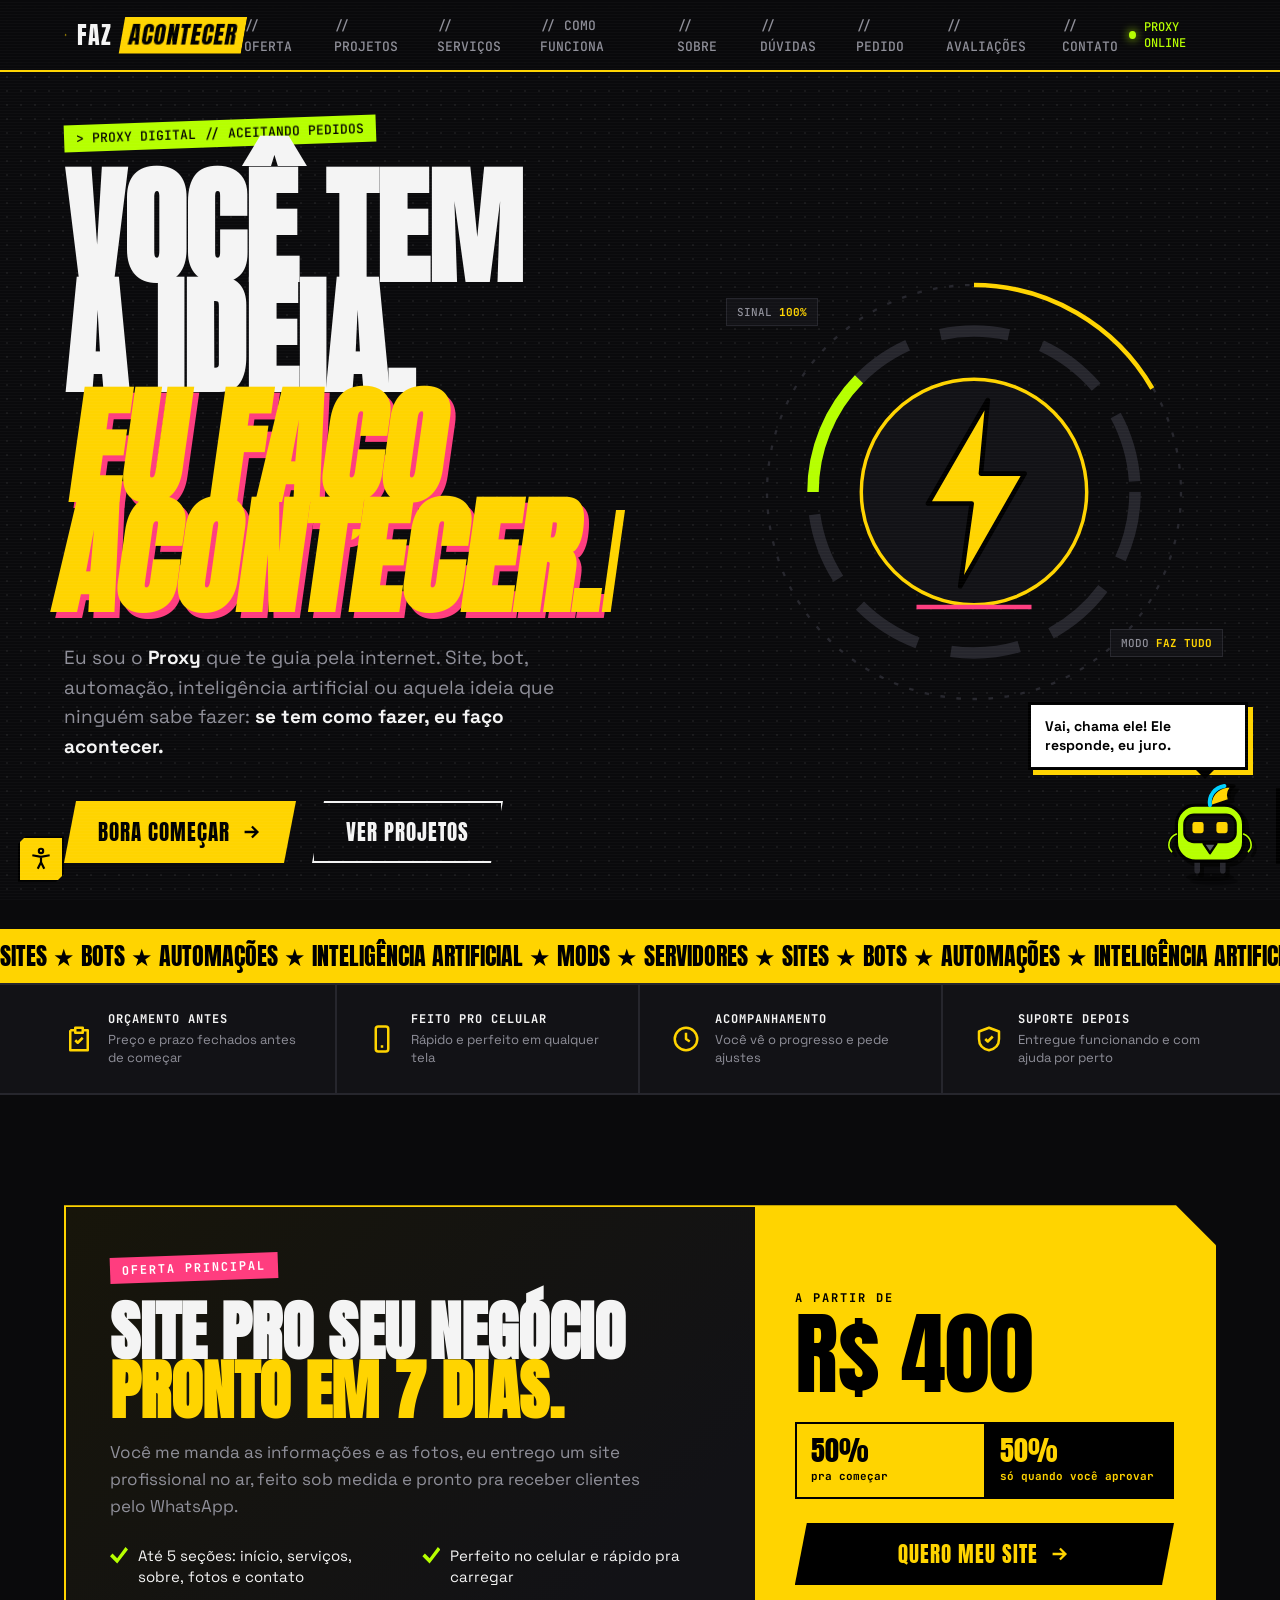
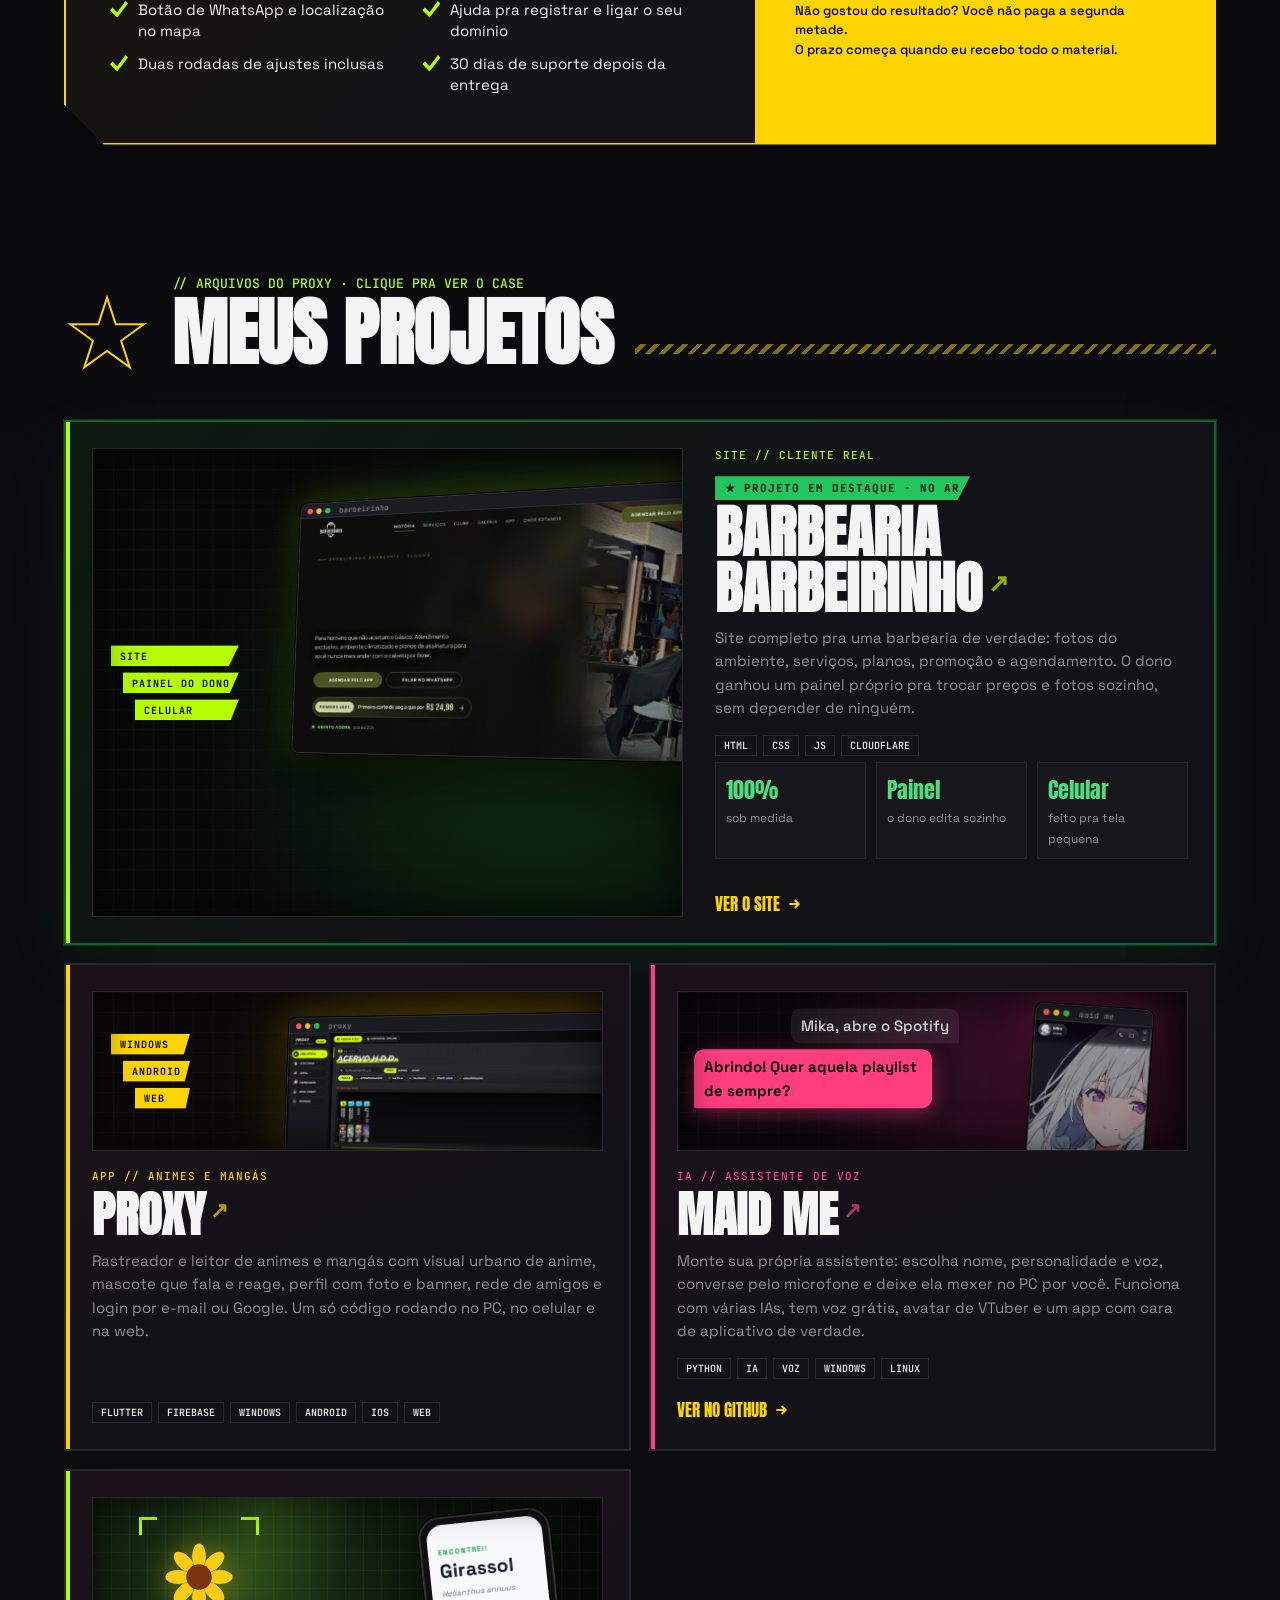
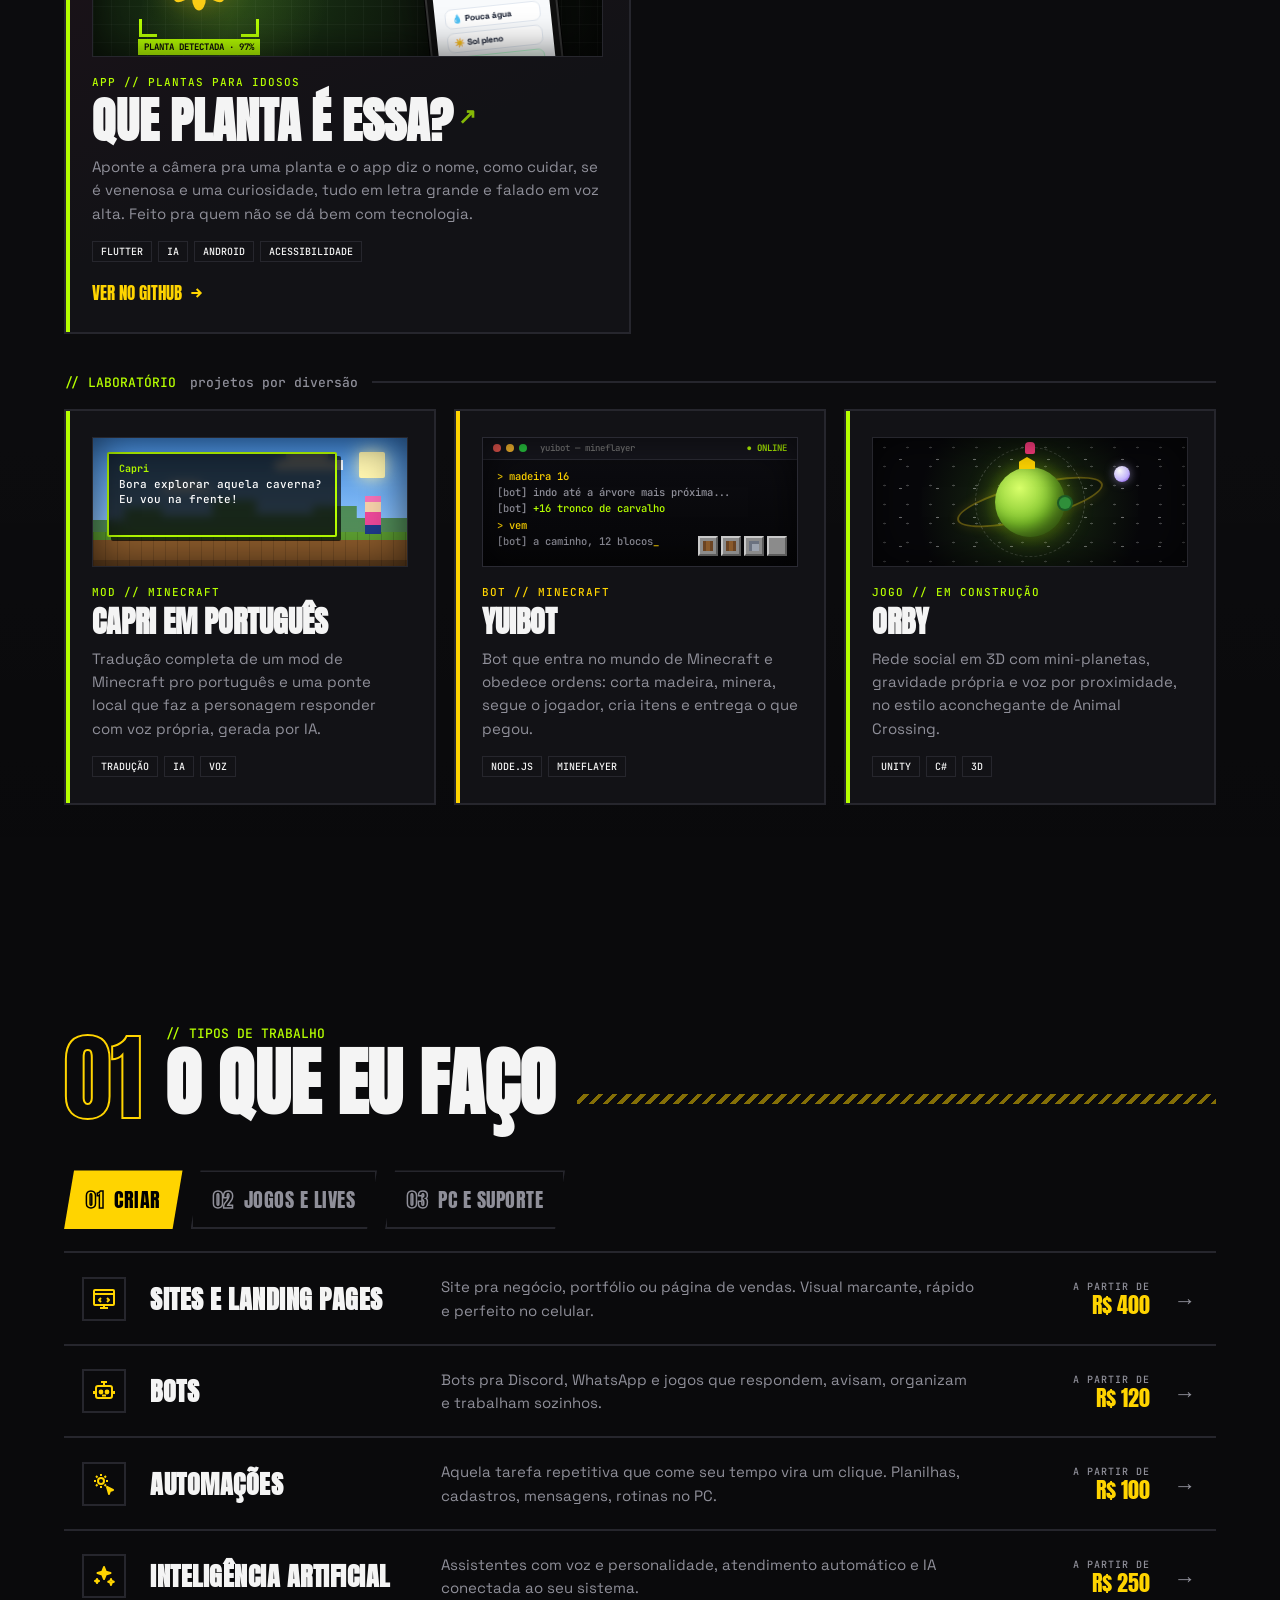
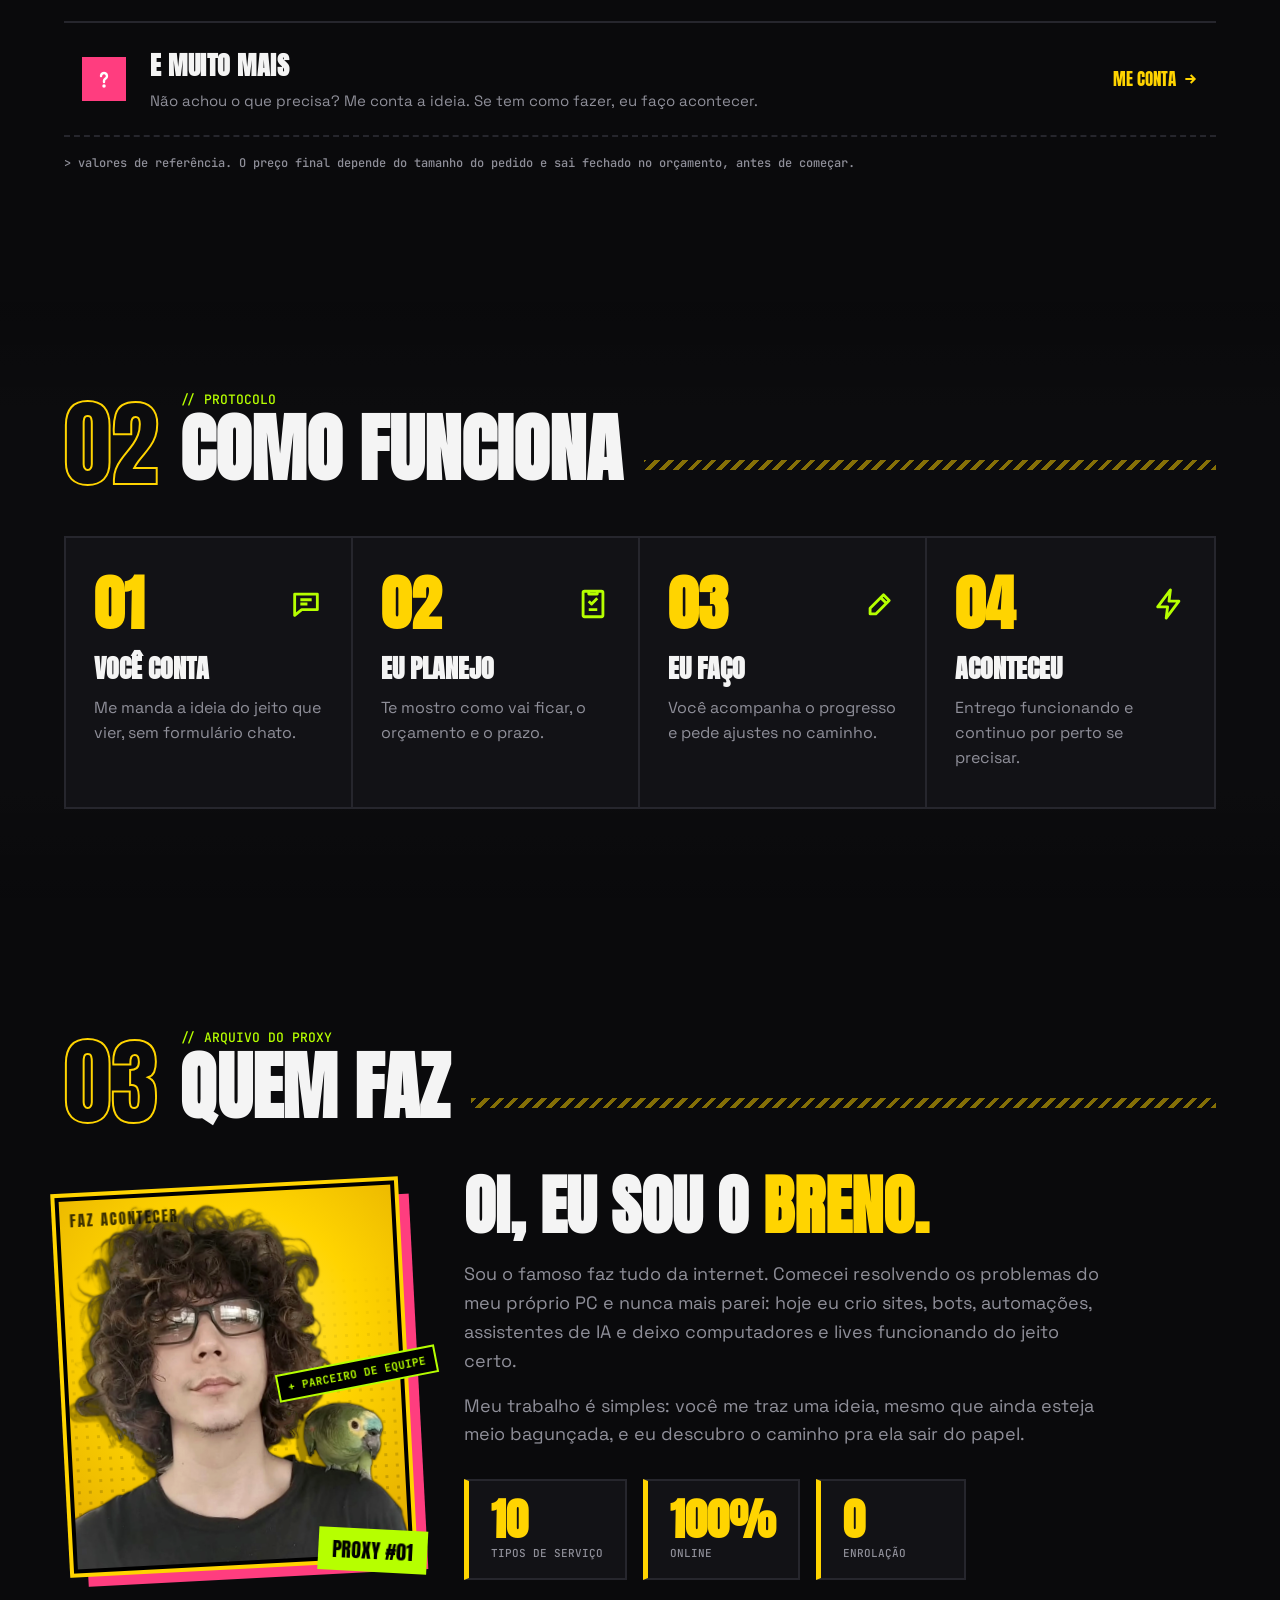
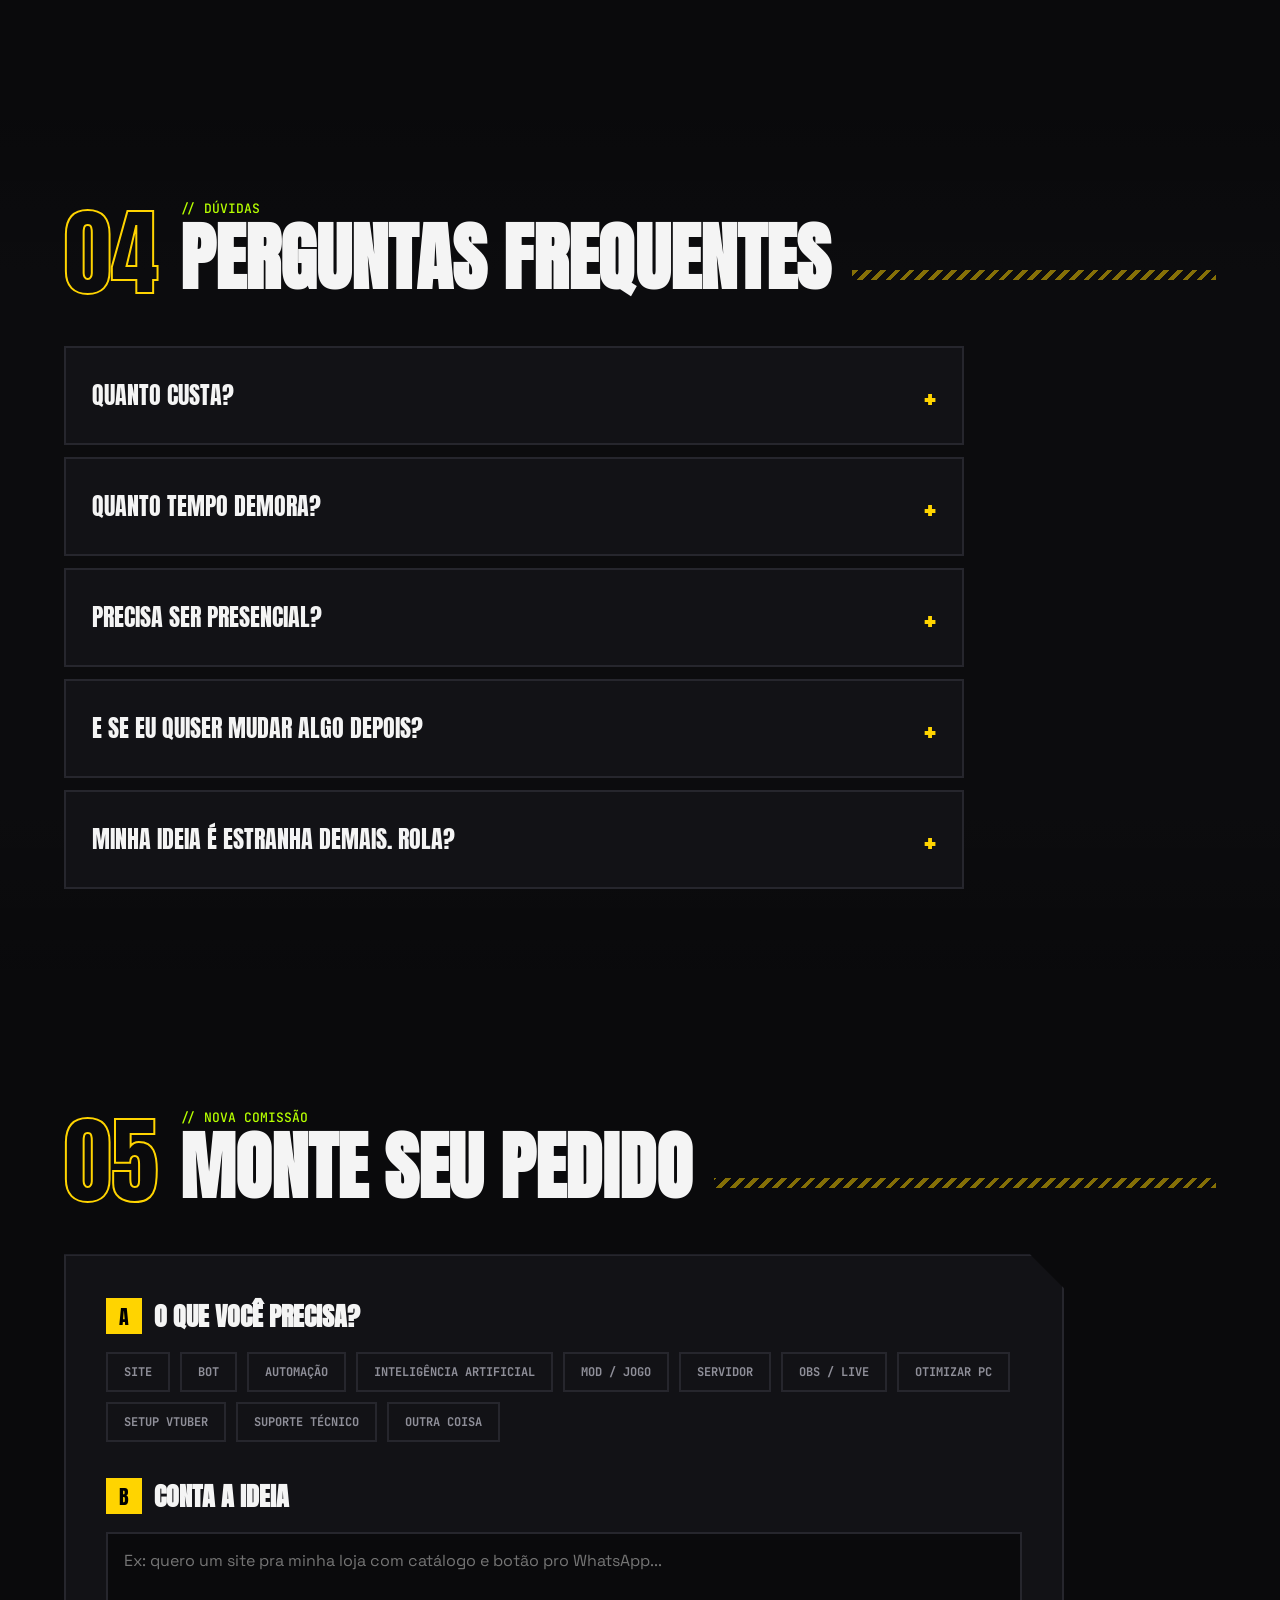
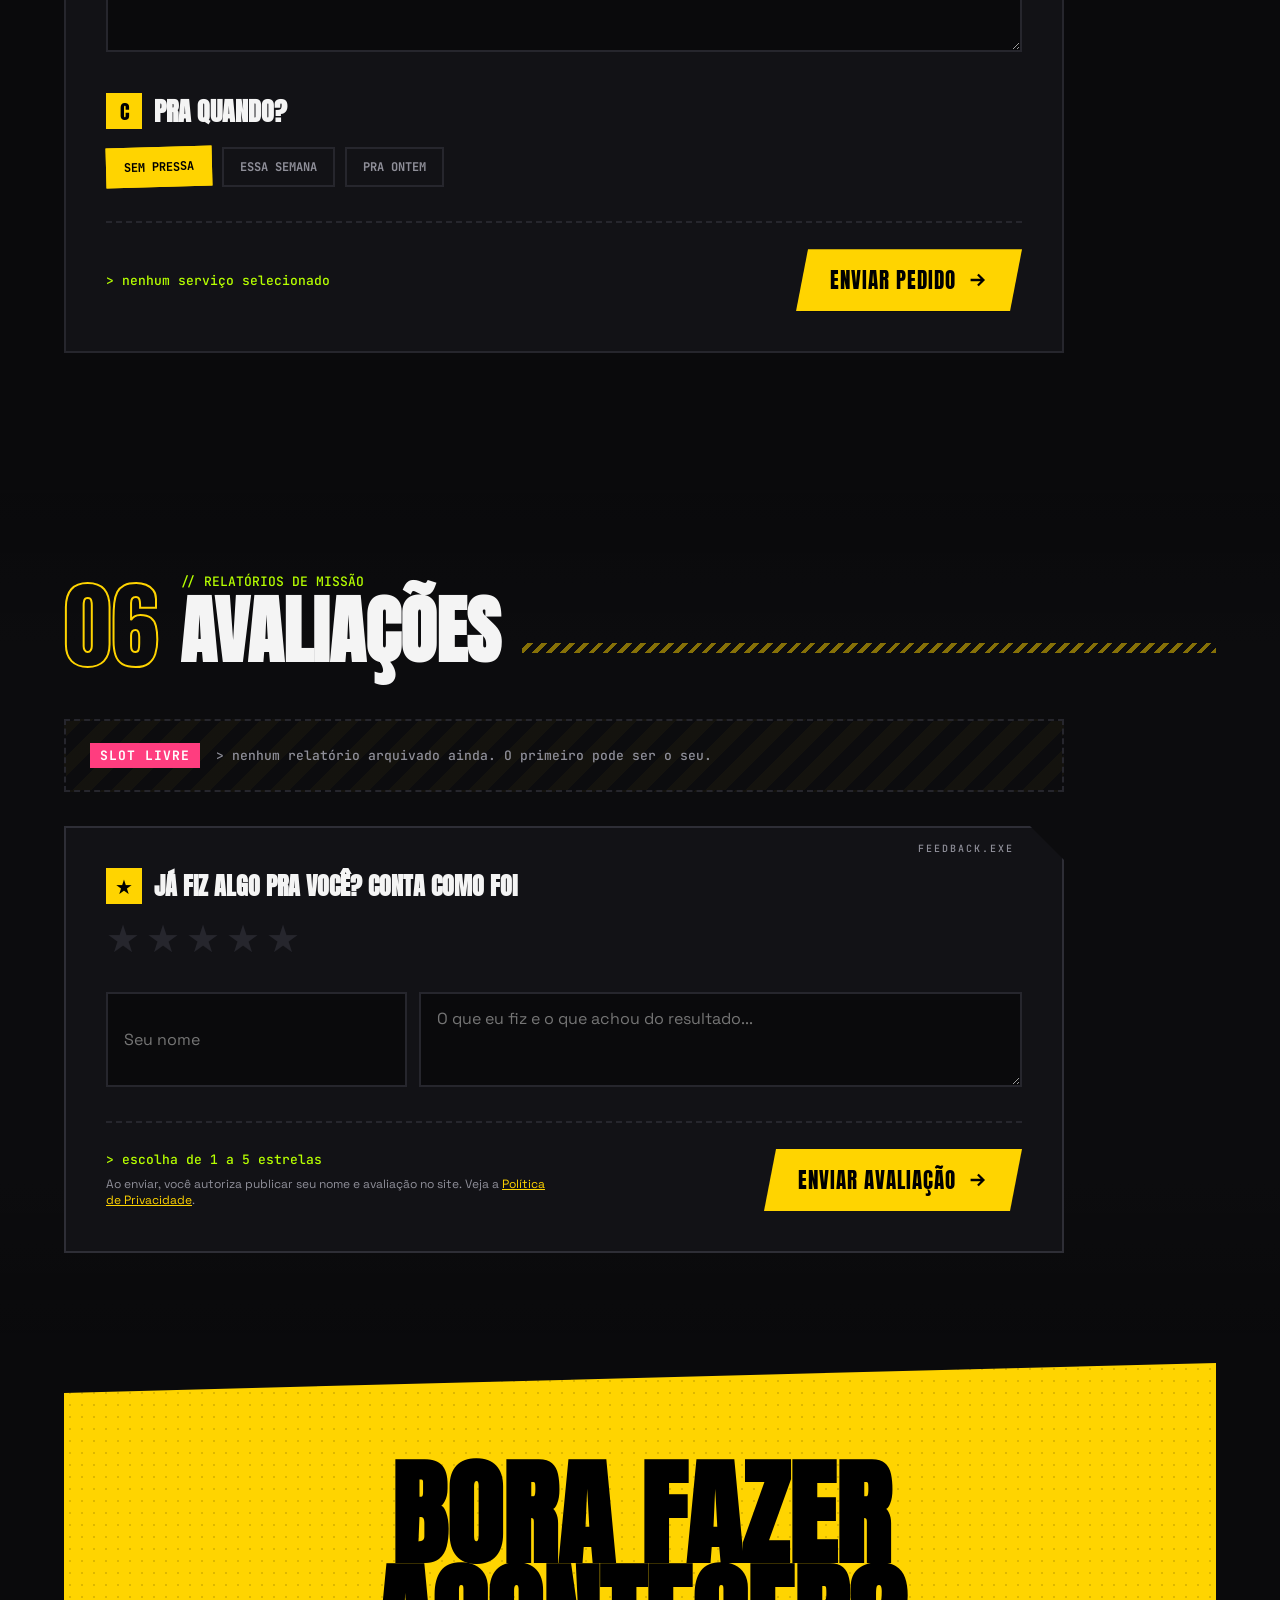
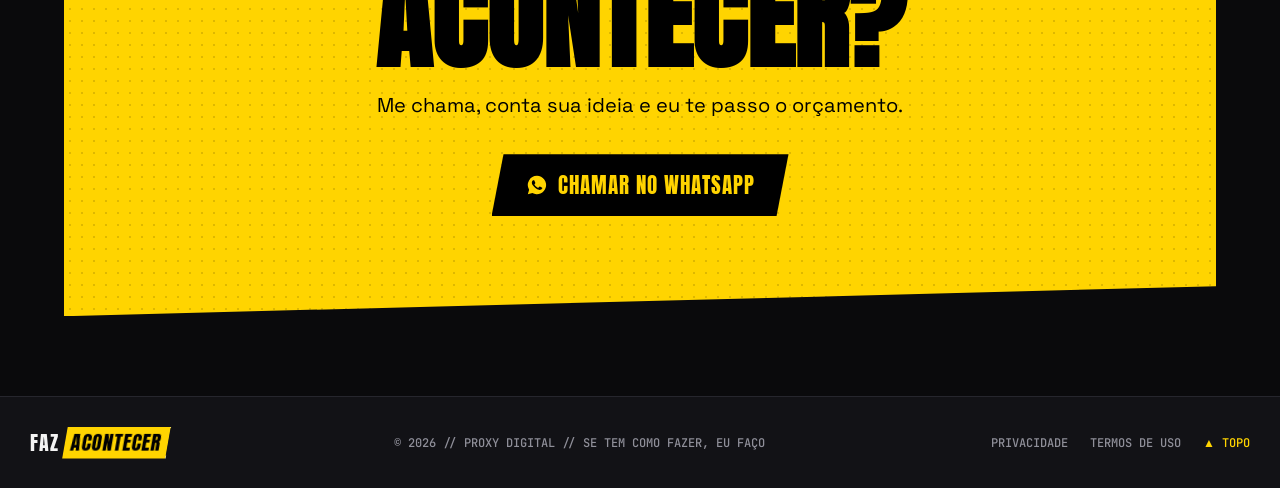
<file: index.html>
<!DOCTYPE html>
<html lang="pt-BR">
<head>
<meta charset="UTF-8">
<meta name="viewport" content="width=device-width, initial-scale=1.0, viewport-fit=cover">
<title>FAZ ACONTECER // Proxy Digital</title>
<meta name="description" content="Sites, bots, automações, inteligência artificial e aquela ideia que ninguém sabe fazer. Me conta a ideia que eu faço acontecer.">
<meta name="theme-color" content="#0a0a0c">
<meta property="og:type" content="website">
<meta property="og:site_name" content="Faz Acontecer">
<meta property="og:title" content="FAZ ACONTECER // Você tem a ideia, eu faço acontecer">
<meta property="og:description" content="Sites, bots, automações e IA sob medida. Orçamento antes de começar.">
<meta property="og:image" content="https://fazacontecer.com.br/img/og.png">
<meta property="og:url" content="https://fazacontecer.com.br/">
<meta name="twitter:card" content="summary_large_image">
<link rel="icon" href="data:image/svg+xml,%3Csvg xmlns=%22http://www.w3.org/2000/svg%22 viewBox=%220 0 32 32%22%3E%3Cpath d=%22M18 2 6 18h9l-2 12 13-17h-9l1-11Z%22 fill=%22%23ffd400%22 stroke=%22%23000%22 stroke-width=%221.5%22/%3E%3C/svg%3E">
<link rel="preload" href="fonts/Anton-400-latin.woff2" as="font" type="font/woff2" crossorigin>
<link rel="stylesheet" href="fonts.css">
<style>
:root{
  --bg:#0a0a0c; --panel:#121216; --panel2:#18181d; --line:#26262d;
  --y:#ffd400; --g:#b6ff00; --pink:#ff3d7f; --txt:#f4f4f4; --mut:#8f8f99;
}
*{margin:0;padding:0;box-sizing:border-box}
html{scroll-behavior:smooth}
body{background:var(--bg);color:var(--txt);font-family:'Space Grotesk',sans-serif;overflow-x:hidden}
body::before{content:"";position:fixed;inset:0;pointer-events:none;z-index:999;
  background:repeating-linear-gradient(0deg,rgba(255,255,255,.022) 0 1px,transparent 1px 3px)}
body::after{content:"";position:fixed;inset:0;pointer-events:none;z-index:-1;opacity:.06;
  background-image:radial-gradient(#fff 1px,transparent 1.2px);background-size:14px 14px}
a{color:inherit;text-decoration:none}
svg{display:block}

html,body{max-width:100%;overflow-x:hidden}
@supports(overflow:clip){html,body{overflow-x:clip}}
img,svg,video,canvas{max-width:100%}
/* NAV */
nav{position:fixed;top:0;left:0;right:0;z-index:50;display:flex;justify-content:space-between;align-items:center;
  padding:calc(14px + env(safe-area-inset-top)) max(5vw,env(safe-area-inset-right)) 14px max(5vw,env(safe-area-inset-left));background:rgba(10,10,12,.82);backdrop-filter:blur(10px);border-bottom:2px solid var(--y)}
.logo{font-family:'Anton';font-size:24px;letter-spacing:1px;display:flex;align-items:center;gap:10px}
.logo svg{width:30px;height:30px}
.logo span{background:var(--y);color:#000;padding:0 7px;transform:skew(-10deg);display:inline-block}
nav ul{display:flex;gap:30px;list-style:none}
nav ul a{font-family:'JetBrains Mono';font-size:13px;color:var(--mut);transition:.2s;position:relative}
nav ul a::after{content:"";position:absolute;left:0;bottom:-6px;width:0;height:2px;background:var(--y);transition:.25s}
nav ul a:hover{color:var(--y)} nav ul a:hover::after{width:100%}
.status{font-family:'JetBrains Mono';font-size:12px;color:var(--g);display:flex;align-items:center;gap:8px}
.status i{width:8px;height:8px;border-radius:50%;background:var(--g);box-shadow:0 0 10px var(--g);animation:pisca 1.2s infinite}
@keyframes pisca{50%{opacity:.2}}

/* HERO */
.hero{min-height:100vh;display:grid;grid-template-columns:1.3fr 1fr;align-items:center;gap:40px;padding:120px 5vw 120px;position:relative;overflow:hidden}
.tag{font-family:'JetBrains Mono';font-size:13px;color:#000;background:var(--g);display:inline-block;padding:5px 12px;transform:rotate(-2deg);margin-bottom:26px}
.hero h1{font-family:'Anton';font-size:clamp(64px,10vw,170px);line-height:.86;text-transform:uppercase;letter-spacing:-1px}
.hero h1 .l2{color:var(--y);display:block;transform:skew(-8deg);text-shadow:6px 6px 0 var(--pink);min-height:1.7em}
.glitch{position:relative;display:inline-block}
.glitch::before,.glitch::after{content:attr(data-t);position:absolute;inset:0}
.glitch::before{color:var(--g);clip-path:inset(0 0 60% 0);animation:gl 3.2s infinite steps(1)}
.glitch::after{color:var(--pink);clip-path:inset(60% 0 0 0);animation:gl 3.2s infinite reverse steps(1)}
@keyframes gl{0%,90%,98%,100%{transform:none;opacity:0}91%{opacity:1}92%{transform:translate(-6px,2px);opacity:1}94%{transform:translate(6px,-2px);opacity:1}96%{transform:translate(-3px,0);opacity:1}}
.glitch::before,.glitch::after{opacity:0}
.cursor{display:inline-block;width:.07em;height:.8em;background:var(--y);animation:pisca .8s infinite;margin-left:6px;vertical-align:baseline}
.hero p{max-width:540px;font-size:19px;line-height:1.55;color:var(--mut);margin:30px 0 40px}
.hero p b{color:var(--txt)}
.btns{display:flex;gap:16px;flex-wrap:wrap}
.btn{font-family:'Anton';font-size:21px;letter-spacing:1px;padding:15px 34px;clip-path:polygon(12px 0,100% 0,calc(100% - 12px) 100%,0 100%);transition:.2s;display:inline-flex;align-items:center;gap:10px}
.btn svg{width:22px;height:22px}
.btn.p{background:var(--y);color:#000}
.btn.p:hover{background:var(--g);transform:translateY(-3px)}
.btn.s{color:var(--txt);box-shadow:inset 0 0 0 2px var(--txt)}
.btn.s:hover{background:var(--txt);color:#000}

/* painel lateral estilo HUD */
.hud{position:relative;aspect-ratio:1;max-width:460px;justify-self:center;width:100%}
.hud svg{width:100%;height:100%}
.hud .spin{transform-origin:200px 200px;animation:gira 30s linear infinite}
.hud .spin2{transform-origin:200px 200px;animation:gira 18s linear infinite reverse}
@keyframes gira{to{transform:rotate(360deg)}}
.hud-lbl{position:absolute;font-family:'JetBrains Mono';font-size:11px;background:var(--panel);border:1px solid var(--line);padding:6px 10px;color:var(--mut)}
.hud-lbl b{color:var(--y)}

.faixa{position:absolute;bottom:0;left:0;width:100%;background:var(--y);color:#000;
  font-family:'Anton';font-size:24px;padding:9px 0;white-space:nowrap;overflow:hidden;z-index:2}
.faixa div{display:inline-block;animation:corre 22s linear infinite}
@keyframes corre{to{transform:translateX(-50%)}}

/* SEÇÕES */
section{padding:110px 5vw}
.sec-h{display:flex;align-items:flex-end;gap:22px;margin-bottom:54px;flex-wrap:wrap}
.sec-h .n{font-family:'Anton';font-size:96px;color:transparent;-webkit-text-stroke:2px var(--y);line-height:.8}
.sec-h h2{font-family:'Anton';font-size:clamp(40px,6vw,74px);text-transform:uppercase;line-height:.9}
.sec-h small{display:block;font-family:'JetBrains Mono';font-size:13px;color:var(--g);margin-bottom:8px}

/* painéis de trabalho */
.grid{display:grid;grid-template-columns:repeat(auto-fit,minmax(300px,1fr));gap:22px}
.card{background:linear-gradient(160deg,var(--panel2),var(--panel));border:2px solid var(--line);padding:30px;position:relative;transition:.3s;overflow:hidden;
  clip-path:polygon(0 0,calc(100% - 28px) 0,100% 28px,100% 100%,0 100%)}
.card::before{content:attr(data-n);position:absolute;right:18px;bottom:-14px;font-family:'Anton';font-size:120px;color:transparent;-webkit-text-stroke:1px var(--line);transition:.3s}
.card::after{content:"";position:absolute;top:0;right:0;width:28px;height:28px;background:var(--y);clip-path:polygon(0 0,100% 100%,100% 0);transition:.3s}
.card:hover{border-color:var(--y);transform:translateY(-6px)}
.card:hover::before{-webkit-text-stroke-color:var(--y);opacity:.35}
.ic{width:64px;height:64px;background:var(--y);color:#000;display:grid;place-items:center;margin-bottom:24px;
  clip-path:polygon(10px 0,100% 0,100% calc(100% - 10px),calc(100% - 10px) 100%,0 100%,0 10px);transition:.3s}
.ic svg{width:34px;height:34px}
.card:hover .ic{background:var(--g);transform:rotate(-6deg) scale(1.06)}
.card h3{font-family:'Anton';font-size:30px;text-transform:uppercase;margin-bottom:10px;letter-spacing:.5px}
.card p{color:var(--mut);line-height:1.55;position:relative}
.chips{display:flex;gap:8px;flex-wrap:wrap;margin-top:18px;position:relative}
.chips span{font-family:'JetBrains Mono';font-size:11px;border:1px solid var(--line);padding:4px 9px;color:var(--txt);background:rgba(255,255,255,.02)}
.ex{display:inline-flex;align-items:center;gap:6px;margin-top:18px;font-family:'Anton';font-size:17px;color:var(--y);position:relative}
.ex svg{width:16px;height:16px;transition:.2s}
.ex:hover svg{transform:translateX(4px)}

/* oferta */
#oferta{padding-bottom:20px}
.oferta{display:grid;grid-template-columns:1.5fr 1fr;border:2px solid var(--y);background:linear-gradient(135deg,#17150a,var(--panel) 55%);position:relative;
  clip-path:polygon(0 0,calc(100% - 40px) 0,100% 40px,100% 100%,40px 100%,0 calc(100% - 40px))}
.of-esq{padding:48px 44px}
.of-selo{display:inline-block;background:var(--pink);color:#fff;font:700 12px 'JetBrains Mono';letter-spacing:2px;padding:5px 12px;transform:rotate(-2deg);margin-bottom:22px}
.oferta h2{font-family:'Anton';font-size:clamp(40px,5vw,68px);text-transform:uppercase;line-height:.92;margin-bottom:18px}
.oferta h2 span{color:var(--y)}
.of-esq>p{color:var(--mut);font-size:17px;line-height:1.6;max-width:560px;margin-bottom:24px}
.of-inclui{list-style:none;display:grid;grid-template-columns:1fr 1fr;gap:12px 24px}
.of-inclui li{display:flex;gap:10px;font-size:15px;line-height:1.4}
.of-inclui li::before{content:"";flex:none;width:18px;height:18px;margin-top:1px;background:var(--g);clip-path:polygon(14% 44%,0 60%,40% 100%,100% 22%,86% 8%,40% 70%)}
.of-dir{background:var(--y);color:#000;padding:48px 40px;display:flex;flex-direction:column;justify-content:center}
.of-dir small{font:700 12px 'JetBrains Mono';letter-spacing:2px}
.of-preco{font-family:'Anton';font-size:clamp(64px,7vw,96px);line-height:1;margin:4px 0 22px}
.of-paga{display:grid;grid-template-columns:1fr 1fr;border:2px solid #000;margin-bottom:24px}
.of-paga div{padding:12px 14px}
.of-paga div+div{border-left:2px solid #000;background:#000;color:var(--y)}
.of-paga b{font-family:'Anton';font-size:28px;font-weight:400;display:block;line-height:1}
.of-paga span{font:700 11px 'JetBrains Mono'}
.of-dir .btn{background:#000;color:var(--y);justify-content:center;box-shadow:5px 5px 0 var(--pink)}
.of-dir .btn:hover{background:var(--pink);color:#fff}
.of-mini{font-size:13px;margin-top:16px;line-height:1.5;font-weight:500}
@media(max-width:900px){.oferta{grid-template-columns:1fr}.of-inclui{grid-template-columns:1fr}.of-esq,.of-dir{padding:34px 26px}}

/* projetos */.proj{display:grid;grid-template-columns:repeat(6,1fr);gap:18px}
.proj .pj{grid-column:span 2}
.lab-t{grid-column:1/-1;font-family:'JetBrains Mono';font-size:13px;color:var(--g);margin-top:22px;display:flex;align-items:center;gap:14px}
.lab-t span{color:var(--mut)}
.lab-t::after{content:"";flex:1;height:2px;background:var(--line)}
.pj{position:relative;background:var(--panel);border:2px solid var(--line);padding:26px;display:flex;flex-direction:column;transition:.25s;overflow:hidden}
.pj::before{content:"";position:absolute;left:0;top:0;bottom:0;width:4px;background:var(--c)}
.pj:hover{border-color:var(--c);transform:translate(-3px,-3px);box-shadow:6px 6px 0 var(--c)}
.proj .pj.grande{grid-column:span 3;background:linear-gradient(160deg,#1c1219,var(--panel) 60%)}
.pj-arte{color:var(--c);height:90px;margin-bottom:18px;border:1px solid var(--line);display:grid;place-items:center;
  background:repeating-linear-gradient(-45deg,transparent 0 10px,rgba(255,255,255,.02) 10px 20px)}
.pj.grande .pj-arte{height:160px}
.pj-arte svg{height:70%;width:auto}
.pj-arte.pj-foto{padding:0;overflow:hidden;place-items:stretch}
.pj-arte.pj-foto img{width:100%;height:100%;object-fit:cover;object-position:top left;transition:.5s}
.pj:hover .pj-arte.pj-foto img{transform:scale(1.04)}
.pj:hover .pj-arte svg{animation:gl .6s steps(1)}
.pj-tag{font-family:'JetBrains Mono';font-size:11px;color:var(--c);letter-spacing:1px;margin-bottom:8px}
.pj h3{font-family:'Anton';font-size:30px;text-transform:uppercase;line-height:1;margin-bottom:10px}
.pj.grande h3{font-size:48px}
.pj p{color:var(--mut);line-height:1.55;font-size:15px;flex:1}
.pj-stack{display:flex;flex-wrap:wrap;gap:6px;margin-top:16px}
.pj-stack span{font-family:'JetBrains Mono';font-size:10px;padding:3px 8px;border:1px solid var(--line);color:var(--txt)}
@media(max-width:1000px){.proj .pj,.proj .pj.grande{grid-column:span 3}}
@media(max-width:600px){.proj .pj,.proj .pj.grande{grid-column:1/-1}}

/* telas simuladas do laboratório */
.pj-arte.sim{position:relative;overflow:hidden;height:130px;place-items:stretch;display:block}
.sim-capri{background:linear-gradient(#5aa0e6,#9fd0ff)!important}
.mc-chao{position:absolute;left:0;right:0;bottom:0;height:34px;background:linear-gradient(#5c9e31 0 8px,#8a5a2b 8px);box-shadow:inset 0 -6px 0 rgba(0,0,0,.2)}
.mc-ceu{position:absolute;top:14px;right:22px;width:26px;height:26px;background:#fff6b0;box-shadow:0 0 18px #fff6b0}
.mc-balao{position:absolute;left:14px;top:14px;right:70px;background:rgba(0,0,0,.75);border:2px solid var(--g);padding:8px 10px;font:500 11px/1.35 'JetBrains Mono';color:#fff}
.mc-balao b{display:block;color:var(--g);font-size:10px;margin-bottom:2px}
.onda{display:flex;gap:3px;align-items:center;height:14px;margin-top:6px}
.onda i{width:3px;background:var(--g);animation:fala 1s ease-in-out infinite}
.onda i:nth-child(2n){animation-delay:.2s}.onda i:nth-child(3n){animation-delay:.4s}
@keyframes fala{0%,100%{height:3px}50%{height:14px}}
.sim-bot{background:#07070a!important}
.sim-bot pre{margin:0;padding:12px 14px;font:500 11px/1.55 'JetBrains Mono';color:var(--mut);white-space:pre-wrap}
.sim-bot .c{color:var(--y)} .sim-bot .g{color:var(--g)}
.sim-bot .cur{animation:pisca .8s infinite;color:var(--y)}
.sim-orby{background:radial-gradient(circle at 50% 120%,#1b2a14,#07070a 70%)!important}
.estrelas-bg{position:absolute;inset:0;background-image:radial-gradient(#fff 1px,transparent 1.3px);background-size:23px 19px;opacity:.25}
.planeta{position:absolute;left:50%;top:50%;width:70px;height:70px;margin:-35px 0 0 -35px;border-radius:50%;background:radial-gradient(circle at 35% 30%,#d8ff6a,#7cc22a 55%,#3d6e12);box-shadow:0 0 24px rgba(182,255,0,.35);animation:gira 14s linear infinite}
.casa{position:absolute;left:24px;top:-10px;width:16px;height:12px;background:var(--y);clip-path:polygon(50% 0,100% 40%,100% 100%,0 100%,0 40%)}
.arvore{position:absolute;right:-6px;top:30px;width:12px;height:12px;border-radius:50%;background:#2f8f3a;box-shadow:0 0 0 2px #1d5a24}
.orbita{position:absolute;left:50%;top:50%;width:110px;height:110px;margin:-55px 0 0 -55px;border:1px dashed rgba(255,255,255,.18);border-radius:50%;animation:gira 6s linear infinite reverse}
.boneco{position:absolute;left:50%;top:-6px;width:10px;height:12px;margin-left:-5px;background:var(--pink);border-radius:4px 4px 2px 2px}

/* trabalhos enxuto */.abas{display:grid;grid-template-columns:repeat(3,1fr);gap:0;margin-bottom:26px;border:2px solid var(--line)}
.abas button{background:var(--panel);color:var(--mut);border:none;border-right:2px solid var(--line);padding:20px 24px;cursor:pointer;text-align:left;
  font:400 26px 'Anton';letter-spacing:.5px;display:grid;grid-template-columns:auto 1fr;column-gap:14px;align-items:center;transition:.2s;position:relative}
.abas button:last-child{border-right:none}
.abas button b{font-weight:400;font-size:34px;color:transparent;-webkit-text-stroke:1.5px var(--mut);grid-row:span 2;transition:.2s}
.abas button small{font:500 11px 'JetBrains Mono';color:var(--mut);letter-spacing:.5px}
.abas button:hover{color:var(--txt)}
.abas button[aria-selected="true"]{background:var(--y);color:#000}
.abas button[aria-selected="true"] b{-webkit-text-stroke-color:#000}
.abas button[aria-selected="true"] small{color:#000}
.abas button[aria-selected="true"]::after{content:"";position:absolute;left:50%;bottom:-12px;margin-left:-10px;border:10px solid transparent;border-top-color:var(--y);border-bottom:0}
#grid-trab{grid-template-columns:repeat(2,1fr);gap:14px}
#grid-trab .card{display:grid;grid-template-columns:52px 1fr;column-gap:20px;align-items:start;padding:24px 26px;animation:entra .35s both}
#grid-trab .card[hidden]{display:none}
#grid-trab .card::before{display:none}
#grid-trab .card::after{width:18px;height:18px}
#grid-trab .ic{width:52px;height:52px;margin:0;grid-row:span 2}
#grid-trab .ic svg{width:28px;height:28px}
#grid-trab .card h3{font-size:24px;margin-bottom:6px}
#grid-trab .card p{font-size:15px}
#grid-trab .chips{display:none}
#grid-trab .preco{grid-column:2;margin-top:12px;font-family:'Anton';font-size:22px;color:var(--y);display:flex;align-items:baseline;gap:8px}
#grid-trab .preco small{font:500 10px 'JetBrains Mono';color:var(--mut);letter-spacing:1px}
.nota-preco{margin-top:18px;font-family:'JetBrains Mono';font-size:12px;color:var(--mut)}
#grid-trab .card.mais{grid-column:1/-1;grid-template-columns:52px 1fr auto;align-items:center;border-style:dashed;background:transparent}
#grid-trab .card.mais{clip-path:none;padding:22px 26px}
#grid-trab .card.mais::after{display:none}
#grid-trab .card.mais .ic{grid-column:1;grid-row:1/3}
#grid-trab .card.mais h3{grid-column:2;grid-row:1}
#grid-trab .card.mais p{grid-column:2;grid-row:2}
#grid-trab .card.mais .ex{margin:0;grid-row:1/3;grid-column:3;align-self:center}
@keyframes entra{from{opacity:0;transform:translateY(12px)}}
@media(max-width:800px){.abas{grid-template-columns:1fr}.abas button{border-right:none;border-bottom:2px solid var(--line)}.abas button::after{display:none}#grid-trab{grid-template-columns:1fr}
  #grid-trab .card.mais{grid-template-columns:52px 1fr}#grid-trab .card.mais .ex{grid-row:auto;grid-column:2;margin-top:10px}}

/* serviços em lista estilo menu */
.abas{display:flex;gap:8px;border:none;margin-bottom:22px;flex-wrap:wrap}
.abas button{display:flex;align-items:center;gap:10px;border:2px solid var(--line)!important;background:transparent;padding:12px 20px;font-size:20px;clip-path:polygon(10px 0,100% 0,calc(100% - 10px) 100%,0 100%)}
.abas button b{font-size:20px;grid-row:auto}
.abas button small{display:none}
.abas button[aria-selected="true"]{border-color:var(--y)!important}
.abas button[aria-selected="true"]::after{display:none}
#grid-trab{display:block;border-top:2px solid var(--line)}
#grid-trab .card{display:grid;grid-template-columns:44px minmax(180px,1fr) 2fr 150px 24px;gap:0 24px;align-items:center;padding:22px 18px;
  background:none;border:none;border-bottom:2px solid var(--line);clip-path:none;transform:none;box-shadow:none;transition:background .2s,color .2s;position:relative}
#grid-trab .card::after{display:none}
#grid-trab .card::before{display:block;content:"";position:absolute;left:0;top:0;bottom:0;width:0;background:var(--y);transition:width .3s cubic-bezier(.2,.8,.2,1);z-index:0;-webkit-text-stroke:0;font-size:0}
#grid-trab .card>*{position:relative;z-index:1}
#grid-trab .card:hover::before{width:100%}
#grid-trab .card:hover{background:none;transform:none}
#grid-trab .ic{width:44px;height:44px;background:none;color:var(--y);grid-row:auto;clip-path:none;border:2px solid var(--line);transition:.2s}
#grid-trab .ic svg{width:24px;height:24px}
#grid-trab .card:hover .ic{color:#000;border-color:#000;transform:none;background:none}
#grid-trab .card h3{margin:0;font-size:26px;transition:color .2s}
#grid-trab .card p{font-size:15px;margin:0;transition:color .2s}
#grid-trab .preco{grid-column:auto;margin:0;justify-content:flex-end;flex-direction:column;align-items:flex-end;gap:0;line-height:1.1}
#grid-trab .card::marker{content:none}
#grid-trab .card:hover h3,#grid-trab .card:hover p,#grid-trab .card:hover .preco,#grid-trab .card:hover .preco small{color:#000}
#grid-trab .seta{color:var(--mut);font-family:'Anton';font-size:22px;transition:.2s}
#grid-trab .card:hover .seta{color:#000;transform:translateX(4px)}
#grid-trab .card.mais{grid-template-columns:44px 1fr auto;border:none;border-bottom:2px dashed var(--line);background:none;padding:22px 18px}
#grid-trab .card.mais .ic{background:none;color:var(--pink);border-color:var(--pink)}
#grid-trab .card.mais h3{grid-column:2;grid-row:1}
#grid-trab .card.mais p{grid-column:2;grid-row:2;margin-top:4px}
#grid-trab .card.mais::before{background:var(--pink)}
#grid-trab .card.mais:hover h3,#grid-trab .card.mais:hover p,#grid-trab .card.mais:hover .ex{color:#fff}
#grid-trab .card.mais:hover .ic{color:#fff;border-color:#fff}
@media(max-width:900px){
  #grid-trab .card{grid-template-columns:44px 1fr auto;gap:6px 16px;padding:18px 10px}
  #grid-trab .card .ic{grid-row:1/3}
  #grid-trab .card h3{grid-column:2}
  #grid-trab .card p{grid-column:2/4;grid-row:2}
  #grid-trab .preco{grid-column:3;grid-row:1}
  #grid-trab .seta{display:none}
  .abas button{flex:1;justify-content:center;font-size:17px;padding:10px 12px}
}

/* como funciona */.passos{display:grid;grid-template-columns:repeat(auto-fit,minmax(220px,1fr));border:2px solid var(--line);background:var(--panel)}
.passo{padding:36px 28px;border-right:2px solid var(--line);transition:.25s}
.passo:hover{background:var(--panel2)}
.passo:last-child{border-right:none}
.passo .top{display:flex;justify-content:space-between;align-items:center}
.passo b{font-family:'Anton';font-size:60px;color:var(--y);line-height:1}
.passo svg{width:34px;height:34px;color:var(--g)}
.passo h4{font-family:'Anton';font-size:26px;text-transform:uppercase;margin:14px 0 8px}
.passo p{color:var(--mut);line-height:1.55}

/* sobre */
.sobre{display:grid;grid-template-columns:340px 1fr;gap:60px;align-items:center}
.perfil{position:relative;transform:rotate(-3deg);transition:.3s}
.perfil:hover{transform:rotate(0) scale(1.02)}
.foto{position:relative;border:4px solid #000;outline:4px solid var(--y);box-shadow:14px 14px 0 var(--pink);overflow:hidden;aspect-ratio:1035/1144;
  background:radial-gradient(circle at 50% 38%,#ffe45c 0,#ffd400 45%,#e0a800 100%)}
.foto::before{content:"";position:absolute;inset:0;opacity:.22;background-image:radial-gradient(#000 1.4px,transparent 1.6px);background-size:11px 11px;
  -webkit-mask:linear-gradient(180deg,transparent 20%,#000);mask:linear-gradient(180deg,transparent 20%,#000)}
.foto img{position:relative;width:100%;height:100%;object-fit:cover;object-position:bottom;display:block;
  filter:contrast(1.06) drop-shadow(0 0 1px #000) drop-shadow(-8px 6px 0 rgba(0,0,0,.35))}
.foto::after{content:"FAZ ACONTECER";position:absolute;left:10px;top:8px;font-family:'Anton';font-size:15px;color:#000;letter-spacing:2px;opacity:.75}
.selo2{position:absolute;top:47%;right:-34px;background:#000;color:var(--g);border:2px solid var(--g);font-family:'JetBrains Mono';font-weight:700;font-size:11px;padding:5px 9px;transform:rotate(-8deg)}
.selo{position:absolute;bottom:-14px;right:-14px;background:var(--g);color:#000;font-family:'Anton';font-size:20px;padding:6px 14px;transform:rotate(6deg)}
.sobre-txt h3{font-family:'Anton';font-size:clamp(40px,5vw,64px);text-transform:uppercase;line-height:1;margin-bottom:22px}
.sobre-txt h3 span{color:var(--y)}
.sobre-txt p{color:var(--mut);font-size:18px;line-height:1.6;margin-bottom:16px;max-width:640px}
.stats{display:flex;gap:16px;margin-top:30px;flex-wrap:wrap}
.stats div{background:var(--panel);border:2px solid var(--line);border-left:5px solid var(--y);padding:16px 22px;min-width:150px}
.stats b{font-family:'Anton';font-size:44px;color:var(--y);display:block;line-height:1}
.stats span{font-family:'JetBrains Mono';font-size:11px;color:var(--mut)}

/* faq */
.faq{display:grid;gap:12px;max-width:900px}
.faq details{background:var(--panel);border:2px solid var(--line);transition:.2s}
.faq details[open]{border-color:var(--y)}
.faq summary{list-style:none;cursor:pointer;padding:22px 26px;font-family:'Anton';font-size:24px;text-transform:uppercase;display:flex;justify-content:space-between;align-items:center}
.faq summary::-webkit-details-marker{display:none}
.faq summary::after{content:"+";font-size:34px;color:var(--y);transition:.25s}
.faq details[open] summary::after{transform:rotate(45deg);color:var(--pink)}
.faq details p{padding:0 26px 24px;color:var(--mut);line-height:1.6;font-size:17px}

/* polimento geral */
::selection{background:var(--y);color:#000}
::-webkit-scrollbar{width:10px}
::-webkit-scrollbar-track{background:var(--bg)}
::-webkit-scrollbar-thumb{background:var(--line);border:2px solid var(--bg)}
::-webkit-scrollbar-thumb:hover{background:var(--y)}
:focus-visible{outline:2px dashed var(--g);outline-offset:4px}
#progresso{position:fixed;top:env(safe-area-inset-top);left:0;height:3px;width:0;z-index:51;background:linear-gradient(90deg,var(--y),var(--g),var(--pink));box-shadow:0 0 10px var(--y)}
nav ul a.ativo{color:var(--y)} nav ul a.ativo::after{width:100%}
.sec-h{position:relative}
.sec-h::after{content:"";flex:1;min-width:60px;height:10px;margin-bottom:12px;opacity:.5;
  background:repeating-linear-gradient(-45deg,var(--y) 0 4px,transparent 4px 10px)}
section:nth-of-type(even){background:linear-gradient(180deg,transparent,rgba(255,255,255,.012) 20%,rgba(255,255,255,.012) 80%,transparent)}
.card:hover{box-shadow:8px 8px 0 rgba(255,212,0,.18)}
.btn.p{box-shadow:5px 5px 0 #000}
.btn:active{transform:translate(2px,2px)}
.passo:hover b{color:var(--g);text-shadow:3px 3px 0 var(--pink)}
.passo b{transition:.2s}
.faq summary{transition:.2s}
.faq summary:hover{color:var(--y);padding-left:32px}
.stats div{transition:.2s}
.stats div:hover{transform:translateY(-4px);border-left-color:var(--g)}
footer{display:flex;justify-content:space-between;align-items:center;gap:16px;flex-wrap:wrap;padding:28px 5vw;background:var(--panel)}
.f-logo{font-family:'Anton';font-size:20px;color:var(--txt);letter-spacing:1px}
.f-logo b{background:var(--y);color:#000;padding:0 6px;font-weight:400;display:inline-block;transform:skew(-10deg)}
.f-topo{color:var(--y);transition:.2s} .f-topo:hover{color:var(--g)}
@media(max-width:600px){footer{justify-content:center;text-align:center}.sec-h::after{display:none}}
@media(prefers-reduced-motion:reduce){*,*::before,*::after{animation-duration:.01ms!important;transition-duration:.01ms!important}}

/* garantias */
.garantias{display:grid;grid-template-columns:repeat(4,1fr);border-top:2px solid var(--line);border-bottom:2px solid var(--line);background:var(--panel)}
.garantias div{display:flex;gap:14px;align-items:center;padding:26px 2.4vw;border-right:2px solid var(--line);transition:.2s}
.garantias{padding:0 2.6vw}
.garantias div:last-child{border-right:none}
.garantias div:hover{background:var(--panel2)}
.garantias svg{width:30px;height:30px;color:var(--y);flex:none}
.garantias span{font-size:13px;color:var(--mut);line-height:1.4}
.garantias b{display:block;font-family:'JetBrains Mono';font-size:12px;color:var(--txt);letter-spacing:1px;margin-bottom:3px}
@media(max-width:900px){.garantias{grid-template-columns:1fr 1fr}.garantias div{padding:20px 5vw!important;border-bottom:2px solid var(--line)}}
@media(max-width:600px){.garantias{grid-template-columns:1fr}.garantias div{border-right:none}}

.aviso-lgpd{font-size:12px;color:var(--mut);margin-top:8px;max-width:440px}.aviso-lgpd a{color:var(--y);text-decoration:underline}
/* menu celular */
#menu-btn{display:none;background:none;border:2px solid var(--y);width:44px;height:40px;cursor:pointer;flex-direction:column;justify-content:center;gap:5px;padding:0 10px}
#menu-btn span{display:block;height:2px;background:var(--y);transition:.25s}
#menu-btn[aria-expanded="true"] span:nth-child(1){transform:translateY(7px) rotate(45deg)}
#menu-btn[aria-expanded="true"] span:nth-child(2){opacity:0}
#menu-btn[aria-expanded="true"] span:nth-child(3){transform:translateY(-7px) rotate(-45deg)}
@media(max-width:900px){
  nav{background:#0a0a0c;backdrop-filter:none}
  #menu-btn{display:flex}
  nav .status{display:none}
  nav ul{display:flex;position:absolute;top:100%;left:0;right:0;flex-direction:column;gap:0;background:rgba(10,10,12,.97);border-bottom:2px solid var(--y);
    max-height:calc(100vh - 70px);overflow-y:auto;transform:translateY(-10px);opacity:0;visibility:hidden;transition:transform .3s,opacity .3s,visibility .3s}
  nav ul.aberto{transform:none;opacity:1;visibility:visible}
  nav ul a{display:block;padding:16px 6vw;font-size:15px;border-top:1px solid var(--line)}
  nav ul a::after{display:none}
}
@media(max-width:600px){
  .abas{flex-wrap:nowrap}
  .abas button{font-size:15px;padding:10px 8px;gap:6px;white-space:nowrap;min-width:0}
  .abas button b{display:none}
  .abas button{flex:1;justify-content:center;font-size:14px;padding:11px 4px;letter-spacing:0}
  .aval-vazio{flex-direction:column;align-items:flex-start;gap:10px}
  .aval-form::after{display:none}
  #grid-trab .card h3{font-size:21px}
  #grid-trab .card .ic{grid-row:1;align-self:start;width:40px;height:40px}
  #grid-trab .card p{grid-column:1/4}
  #grid-trab .preco{font-size:19px}
  #grid-trab .card.mais{grid-template-columns:40px 1fr}
  #grid-trab .card.mais p{grid-column:1/3;grid-row:2}
  #grid-trab .card.mais .ex{grid-column:1/3;grid-row:3}
  .hero h1{font-size:clamp(54px,16vw,80px)}
  .pj.grande .pj-arte{height:180px}
  .oferta{clip-path:polygon(0 0,calc(100% - 24px) 0,100% 24px,100% 100%,24px 100%,0 calc(100% - 24px))}
}
@media(max-width:900px) and (min-width:601px){.abas button{font-size:18px}}

/* acessibilidade */
.pular{position:fixed;left:12px;top:-60px;z-index:3000;background:var(--y);color:#000;font-weight:700;padding:10px 16px;transition:top .2s}
.pular:focus{top:12px}
.f-links{display:flex;gap:22px;flex-wrap:wrap;justify-content:center}
.f-links a:not(.f-topo){color:var(--mut);transition:.2s} .f-links a:not(.f-topo):hover{color:var(--y)}
#a11y-btn{position:fixed;left:18px;bottom:18px;z-index:61;width:46px;height:46px;border:2px solid #000;background:var(--y);color:#000;cursor:pointer;
  display:grid;place-items:center;box-shadow:4px 4px 0 #000;clip-path:polygon(8px 0,100% 0,100% calc(100% - 8px),calc(100% - 8px) 100%,0 100%,0 8px)}
#a11y-btn svg{width:26px;height:26px}
#a11y-btn:hover{background:var(--g)}
#a11y{position:fixed;left:18px;bottom:76px;z-index:61;background:var(--panel);border:2px solid var(--y);box-shadow:6px 6px 0 #000;padding:16px;display:grid;gap:8px;min-width:210px}
#a11y[hidden]{display:none}
#a11y b{font-family:'JetBrains Mono';font-size:11px;letter-spacing:2px;color:var(--g);margin-bottom:4px}
#a11y button{font:700 13px 'Space Grotesk';text-align:left;padding:10px 12px;background:var(--bg);color:var(--txt);border:2px solid var(--line);cursor:pointer}
#a11y button:hover{border-color:var(--txt)}
#a11y button[aria-pressed="true"]{background:var(--y);color:#000;border-color:var(--y)}
html.fonte body{zoom:1.15}
html.contraste{--mut:#e6e6e6;--line:#6a6a75;--panel:#000;--panel2:#000;--bg:#000}
html.contraste body::before,html.contraste body::after{display:none}
html.links a:not(.btn){text-decoration:underline!important;text-underline-offset:4px}
html.calmo *,html.calmo *::before,html.calmo *::after{animation:none!important;transition:none!important}
html.calmo .rv{opacity:1;transform:none}
@media(max-width:600px){#a11y-btn{left:12px;bottom:12px;width:42px;height:42px}}

/* abertura TV */
#boot{position:fixed;inset:0;z-index:2000;background:#000;display:grid;place-items:center;cursor:pointer;overflow:hidden}
#boot canvas{position:absolute;inset:0;width:100%;height:100%;opacity:.12;animation:acalma 1.2s .4s forwards}
@keyframes acalma{to{opacity:.04}}
#boot::after{content:"";position:absolute;inset:0;pointer-events:none;background:radial-gradient(ellipse at center,transparent 40%,#000 100%)}
#boot.fim{animation:desliga .55s cubic-bezier(.7,0,.3,1) forwards}
@keyframes desliga{0%{clip-path:inset(0 0 0 0)}60%{clip-path:inset(49.6% 0 49.6% 0);filter:brightness(1.4)}100%{clip-path:inset(50% 50% 50% 50%);filter:brightness(1.6)}}
.boot-c{position:relative;text-align:center;opacity:0;animation:liga .5s .5s forwards}
@keyframes liga{0%{opacity:0;transform:scaleY(.02) scaleX(1.4)}60%{opacity:1;transform:scaleY(1.1)}100%{opacity:1;transform:none}}
.boot-ch{position:fixed;top:24px;left:28px;font-family:'JetBrains Mono';color:var(--g);font-size:18px;text-shadow:0 0 8px var(--g)}
.boot-logo{font-family:'Anton';font-size:clamp(40px,8vw,90px);display:flex;align-items:center;gap:14px;color:#fff;text-shadow:3px 0 var(--pink),-3px 0 #00d1ff}
.boot-logo svg{width:1em;height:1em}
.boot-logo span{background:var(--y);color:#000;padding:0 12px;transform:skew(-10deg);display:inline-block;text-shadow:none}
.boot-bar{width:min(340px,70vw);height:10px;border:2px solid var(--y);margin:26px auto 12px;padding:2px}
.boot-bar i{display:block;height:100%;width:0;background:var(--y);animation:carrega 1.3s .8s steps(12) forwards}
@keyframes carrega{to{width:100%}}
.boot-t{font-family:'JetBrains Mono';font-size:13px;color:var(--mut);letter-spacing:2px}
.boot-skip{position:fixed;bottom:22px;right:26px;font-family:'JetBrains Mono';font-size:11px;color:#555}

/* contador */
.contador{margin-top:30px;display:inline-flex;align-items:center;gap:10px;font-family:'JetBrains Mono';font-size:12px;color:var(--mut);
  border:1px solid var(--line);background:var(--panel);padding:9px 14px}
.contador i{width:8px;height:8px;background:var(--pink);border-radius:50%;box-shadow:0 0 10px var(--pink);animation:pisca 1s infinite}
.contador b{font-family:'Anton';font-size:22px;color:var(--y);font-weight:400}

/* monte seu pedido */
.monta{background:var(--panel);border:2px solid var(--line);padding:40px;display:grid;gap:34px;max-width:1000px;
  clip-path:polygon(0 0,calc(100% - 34px) 0,100% 34px,100% 100%,0 100%)}
.passo-f h4{font-family:'Anton';font-size:26px;text-transform:uppercase;margin-bottom:16px;display:flex;align-items:center;gap:12px}
.passo-f h4 b{background:var(--y);color:#000;width:36px;height:36px;display:grid;place-items:center;font-size:20px;font-weight:400}
.opts{display:flex;flex-wrap:wrap;gap:10px}
.opts label{cursor:pointer}
.opts input{position:absolute;opacity:0;width:1px;height:1px}
.opts input:focus-visible+span{outline:2px dashed var(--g);outline-offset:3px}
.opts span{display:inline-flex;align-items:center;gap:8px;font-family:'JetBrains Mono';font-size:12px;font-weight:700;padding:10px 16px;border:2px solid var(--line);color:var(--mut);transition:.15s;user-select:none}
.opts span:hover{border-color:var(--txt);color:var(--txt)}
.opts input:checked+span{background:var(--y);border-color:var(--y);color:#000;transform:rotate(-1.5deg)}
.monta textarea{width:100%;background:var(--bg);border:2px solid var(--line);color:var(--txt);font-family:'Space Grotesk';font-size:16px;padding:16px;resize:vertical;outline:none;transition:.2s}
.monta textarea:focus{border-color:var(--y)}
.monta-fim{display:flex;justify-content:space-between;align-items:center;gap:20px;flex-wrap:wrap;border-top:2px dashed var(--line);padding-top:26px}
.resumo{color:var(--g);font-size:13px;font-family:'JetBrains Mono'}
.monta button{border:none;cursor:pointer}
.monta.treme{animation:treme .35s}
@keyframes treme{25%{transform:translateX(-8px)}75%{transform:translateX(8px)}}

/* avaliações */
.aval-lista{display:grid;grid-template-columns:repeat(auto-fill,minmax(280px,1fr));gap:18px;margin-bottom:34px;max-width:1000px}
.aval{position:relative;background:var(--panel);border:2px solid var(--line);border-left:4px solid var(--y);padding:26px 26px 22px;transition:.2s;
  clip-path:polygon(0 0,calc(100% - 22px) 0,100% 22px,100% 100%,0 100%)}
.aval:hover{border-color:var(--y);transform:translate(-3px,-3px);box-shadow:6px 6px 0 var(--pink)}
.aval::before{content:"\201C";position:absolute;top:-14px;right:22px;font-family:'Anton';font-size:110px;color:var(--y);opacity:.12;line-height:1}
.aval .st{color:var(--y);font-size:20px;letter-spacing:3px}
.aval p{margin:12px 0 16px;line-height:1.55}
.aval b{font-family:'JetBrains Mono';font-size:12px;color:var(--g)}
.aval-vazio{grid-column:1/-1;display:flex;align-items:center;gap:16px;font-family:'JetBrains Mono';font-size:13px;color:var(--mut);
  border:2px dashed var(--line);padding:22px 24px;background:repeating-linear-gradient(-45deg,transparent 0 14px,rgba(255,212,0,.03) 14px 28px)}
.aval-vazio i{font-style:normal;background:var(--pink);color:#fff;font-weight:700;padding:4px 10px;letter-spacing:1px;white-space:nowrap}
.aval-form{position:relative;border-color:#2e2e36}
.aval-form::after{content:"FEEDBACK.EXE";position:absolute;top:14px;right:48px;font-family:'JetBrains Mono';font-size:10px;letter-spacing:2px;color:var(--mut)}
.aval-form .passo-f h4{font-size:24px}
.estrelas{display:flex;gap:6px}
.estrelas button{background:none;border:none;cursor:pointer;font-size:38px;color:var(--line);transition:.15s;line-height:1}
.estrelas button.on{color:var(--y);text-shadow:0 0 12px rgba(255,212,0,.5)}
.estrelas button:hover{transform:scale(1.15) rotate(-6deg)}
.aval-campos{display:grid;grid-template-columns:1fr 2fr;gap:12px}
@media(max-width:700px){.aval-campos{grid-template-columns:1fr}}
.aval-campos textarea{width:100%;background:var(--bg);border:2px solid var(--line);color:var(--txt);font-family:'Space Grotesk';font-size:16px;padding:14px 16px;resize:vertical;outline:none;transition:.2s}
.aval-campos textarea:focus{border-color:var(--y)}
/* esconder mascote */
#bot-x{position:absolute;top:-6px;left:-6px;width:24px;height:24px;border:2px solid #000;background:var(--pink);color:#fff;font:700 14px/1 'JetBrains Mono';
  cursor:pointer;display:grid;place-items:center;opacity:0;transition:.2s;z-index:2}
#bot:hover #bot-x{opacity:1}
@media(hover:none){#bot-x{opacity:1}}
#bot.fora,#bot.fora:hover{transform:translateX(150%);pointer-events:none}
#bot-volta{position:fixed;right:0;bottom:40px;z-index:60;background:var(--y);color:#000;border:none;font:700 11px 'JetBrains Mono';letter-spacing:1px;
  padding:10px 8px;writing-mode:vertical-rl;cursor:pointer;transform:translateX(100%);transition:.3s;box-shadow:-4px 4px 0 #000}
#bot-volta.on{transform:none}
.aval-campos input{width:100%;background:var(--bg);border:2px solid var(--line);color:var(--txt);font-family:'Space Grotesk';font-size:16px;padding:14px 16px;outline:none}
.aval-campos input:focus{border-color:var(--y)}

/* mascote */
#bot{position:fixed;right:22px;bottom:18px;z-index:60;width:96px;cursor:pointer;transition:transform .3s}
#bot svg{width:100%;height:auto;animation:flutua 2.6s ease-in-out infinite;filter:drop-shadow(4px 4px 0 rgba(0,0,0,.6))}
@media(hover:hover){#bot:hover{transform:scale(1.08) rotate(-4deg)}}
@keyframes flutua{50%{transform:translateY(-8px)}}
#bot .olhos{transform-origin:60px 62px;animation:pisc 4s infinite}
@keyframes pisc{0%,92%,100%{transform:scaleY(1)}95%{transform:scaleY(.1)}}
.balao{position:absolute;bottom:108%;right:10px;width:220px;background:#fff;color:#000;font-weight:700;font-size:14px;line-height:1.35;padding:12px 14px;
  border:3px solid #000;box-shadow:5px 5px 0 var(--y);opacity:0;transform:translateY(10px) scale(.9);transition:.25s;pointer-events:none}
.balao::after{content:"";position:absolute;bottom:-12px;right:30px;border:10px solid transparent;border-top-color:#000;border-bottom:0}
.balao.on{opacity:1;transform:none}

/* contato */
.cta{text-align:center;background:var(--y);color:#000;margin:0 5vw 80px;padding:100px 5vw;position:relative;overflow:hidden;
  clip-path:polygon(0 30px,100% 0,100% calc(100% - 30px),0 100%)}
.cta::before{content:"";position:absolute;inset:0;opacity:.13;background-image:radial-gradient(#000 1.3px,transparent 1.5px);background-size:12px 12px}
.cta h2{font-family:'Anton';font-size:clamp(50px,9vw,130px);text-transform:uppercase;line-height:.9;position:relative}
.cta p{font-size:20px;margin:22px 0 36px;position:relative}
.cta .btn{background:#000;color:var(--y);position:relative}
.cta .btn:hover{background:var(--pink);color:#fff}
footer{text-align:center;padding:30px;font-family:'JetBrains Mono';font-size:12px;color:var(--mut);border-top:1px solid var(--line)}

.rv{opacity:0;transform:translateY(40px);transition:.7s cubic-bezier(.2,.8,.2,1)}
.rv.on{opacity:1;transform:none}

@media(max-width:900px){
  .hero{grid-template-columns:1fr}
  .hud{display:none}
  .sobre{grid-template-columns:1fr;gap:44px}
  .perfil{max-width:300px}
}
@media(max-width:600px){
  section{padding:70px 6vw}
  .hero{padding:110px 6vw 110px;min-height:auto}
  .hero h1 .l2{min-height:1.1em}
  .hero p{font-size:17px;margin:22px 0 30px}
  .btns{flex-direction:column}
  .btn{justify-content:center}
  .sec-h{margin-bottom:34px;gap:14px}
  .sec-h .n{font-size:64px}
  .card{padding:24px}
  .ic{width:54px;height:54px;margin-bottom:18px}
  .card h3{font-size:26px}
  .stats{display:grid;grid-template-columns:repeat(3,1fr);gap:8px}
  .stats div{min-width:0;padding:12px 10px}
  .stats b{font-size:30px}
  .stats span{font-size:9px}
  .faq summary{font-size:19px;padding:18px 20px}
  .cta{padding:80px 6vw}
  .monta{padding:24px}
  .monta-fim .btn{width:100%}
  #bot{width:70px;right:12px;bottom:12px}
  .balao{width:190px;font-size:13px}
  .passo{border-right:none;border-bottom:2px solid var(--line)}
  .faixa{font-size:18px}
}
.sim-planta{background:radial-gradient(circle at 28% 50%,#1d3b17 0,#0c130b 55%,#070907 100%)}
.sim-planta::before{content:"";position:absolute;inset:0;background-image:linear-gradient(#ffffff08 1px,transparent 1px),linear-gradient(90deg,#ffffff08 1px,transparent 1px);background-size:18px 18px}
.pl-luz{position:absolute;left:12%;top:-40%;width:180px;height:180%;background:linear-gradient(90deg,transparent,#a3e63522,transparent);transform:rotate(18deg)}
.pl-mira{position:absolute;left:9%;top:50%;transform:translateY(-50%);width:120px;height:120px;display:grid;place-items:center}
.pl-mira svg{width:74px;height:74px;filter:drop-shadow(0 0 14px #facc1566);animation:plgira 18s linear infinite}
.pl-mira i{position:absolute;width:18px;height:18px;border:3px solid var(--g)}
.pl-mira i:nth-child(1){top:0;left:0;border-right:0;border-bottom:0}.pl-mira i:nth-child(2){top:0;right:0;border-left:0;border-bottom:0}
.pl-mira i:nth-child(3){bottom:0;left:0;border-right:0;border-top:0}.pl-mira i:nth-child(4){bottom:0;right:0;border-left:0;border-top:0}
.pl-mira b{position:absolute;bottom:-18px;white-space:nowrap;font:700 9px 'JetBrains Mono',monospace;color:#0b0b0b;background:var(--g);padding:2px 6px}
.pl-cel{position:absolute;right:8%;top:14px;width:132px;height:250px;border-radius:22px;background:#0f0f0f;border:2px solid #333;padding:6px;box-shadow:0 20px 40px #000a,0 0 0 1px #000;transform:rotate(-6deg);transition:.5s}
.pj:hover .pl-cel{transform:rotate(-2deg) translateY(-6px)}
.pl-tela{height:100%;border-radius:16px;background:#f8fafc;padding:14px 10px;color:#0f172a;font-family:'Space Grotesk',sans-serif}
.pl-tela small{font-size:7px;font-weight:700;color:#16a34a;letter-spacing:1px}
.pl-tela h4{font-size:19px;margin:2px 0 0;font-weight:800;line-height:1}.pl-tela em{font-size:8px;color:#64748b}
.pl-chips{display:grid;gap:4px;margin-top:8px}.pl-chips span{background:#fff;border:1px solid #e2e8f0;border-radius:7px;font-size:8.5px;font-weight:700;padding:4px 6px}
.pl-chips .ok{color:#15803d;background:#f0fdf4;border-color:#bbf7d0}
.pl-btn{margin-top:8px;background:#16a34a;color:#fff;border-radius:9px;text-align:center;font-weight:800;font-size:10px;padding:7px}
@keyframes plgira{to{transform:rotate(360deg)}}
@media(prefers-reduced-motion:reduce){.pl-mira svg{animation:none}}.pj-arte.sim::after{content:"";position:absolute;inset:0;pointer-events:none;box-shadow:inset 0 0 40px #000a;z-index:5}
.pj-arte.sim>*{transition:transform .5s}
.sim-capri{background:linear-gradient(#3f86d6,#8ec5ff 70%,#cfe8ff)!important}
.mc-ceu{border-radius:2px}
.mc-nuvem{position:absolute;top:22px;left:58%;width:44px;height:10px;background:#fff;box-shadow:10px -8px 0 -1px #fff,24px 0 0 #fff;opacity:.9;animation:nuv 22s linear infinite}
.mc-nuvem.n2{top:46px;left:20%;transform:scale(.7);opacity:.7;animation-duration:30s}
.mc-morro{position:absolute;left:0;right:0;bottom:30px;height:40px;background:#3f7d23;clip-path:polygon(0 100%,0 60%,10% 60%,10% 30%,22% 30%,22% 50%,38% 50%,38% 10%,52% 10%,52% 45%,70% 45%,70% 25%,84% 25%,84% 55%,100% 55%,100% 100%);opacity:.75}
.mc-chao{background:linear-gradient(#5c9e31 0 8px,#8a5a2b 8px)!important;background-image:linear-gradient(90deg,#0002 1px,transparent 1px),linear-gradient(#5c9e31 0 8px,#8a5a2b 8px)!important;background-size:12px 100%,100% 100%!important}
.mc-capri{position:absolute;right:26px;bottom:32px;width:16px;animation:pula 2.4s ease-in-out infinite}
.mc-capri .cab{display:block;width:16px;height:16px;background:#f5d0a9;border-top:6px solid #f472b6;box-sizing:border-box}
.mc-capri .corpo{display:block;width:16px;height:22px;background:linear-gradient(#ec4899 0 60%,#1e3a8a 60%)}
.mc-balao{backdrop-filter:blur(4px);background:rgba(8,10,8,.78)!important;border-radius:2px;box-shadow:4px 4px 0 #000a;z-index:2}
.sim-bot{background:linear-gradient(#0d0d12,#060608)!important;border-color:#2a2a33!important}
.term-bar{display:flex;align-items:center;gap:5px;height:22px;padding:0 10px;background:#16161d;border-bottom:1px solid #2a2a33;font:500 9px 'JetBrains Mono';color:#777}
.term-bar i{width:8px;height:8px;border-radius:50%;background:#ff5f57}.term-bar i:nth-child(2){background:#febc2e}.term-bar i:nth-child(3){background:#28c840}
.term-bar span{margin-left:8px}.term-bar b{margin-left:auto;color:var(--g);font-weight:700;animation:pisca 2s infinite}
.sim-bot pre{padding:8px 14px!important;font-size:10.5px!important}
.inv{position:absolute;right:10px;bottom:10px;display:flex;gap:3px;z-index:6}
.inv i{width:20px;height:20px;background:#8b8b8b;border:2px solid;border-color:#fff8 #3338 #3338 #fff8;position:relative}
.inv i.tr::after{content:"";position:absolute;inset:3px;background:linear-gradient(90deg,#6b4423 30%,#8a5a2b 30% 70%,#6b4423 70%)}
.inv i.pd::after{content:"";position:absolute;inset:3px;background:#9ca3af;box-shadow:inset 3px 3px 0 #6b7280}
.sim-orby{background:radial-gradient(circle at 50% 55%,#1b2f12,#07070a 65%)!important}
.estrelas-bg{animation:brilha 4s ease-in-out infinite}
.estrelas-bg.e2{background-size:37px 29px;background-position:9px 7px;opacity:.4;animation-delay:2s}
.atmos{position:absolute;left:50%;top:50%;width:100px;height:100px;margin:-50px 0 0 -50px;border-radius:50%;background:radial-gradient(circle,#b6ff0033,transparent 65%)}
.anel{position:absolute;left:50%;top:50%;width:150px;height:36px;margin:-18px 0 0 -75px;border-radius:50%;border:2px solid #facc1555;transform:rotate(-14deg);box-shadow:0 0 12px #facc1522}
.lua{position:absolute;right:18%;top:22%;width:16px;height:16px;border-radius:50%;background:radial-gradient(circle at 35% 30%,#fff,#c4b5fd 60%,#6d28d9);box-shadow:0 0 10px #c4b5fd88}
.planeta{box-shadow:inset -10px -8px 16px #0006,0 0 28px rgba(182,255,0,.35)!important}
.pj:hover .pj-arte.sim .planeta,.pj:hover .pj-arte.sim .mc-capri{animation-play-state:running}
.pj:hover .pj-arte.sim .anel{transform:rotate(-8deg) scale(1.06)}
@keyframes nuv{from{translate:-120px}to{translate:120px}}
@keyframes pula{0%,80%,100%{translate:0}90%{translate:0 -8px}}
@keyframes brilha{50%{opacity:.12}}
@media(prefers-reduced-motion:reduce){.mc-nuvem,.mc-capri,.estrelas-bg{animation:none}}.mk{perspective:900px}
.mk-proxy{background:radial-gradient(circle at 75% 60%,#3a2a05,#0a0907 65%)!important}
.mk-maid{background:radial-gradient(circle at 70% 40%,#3b0f2a,#0a070a 65%)!important}
.mk-grade{position:absolute;inset:0;background-image:linear-gradient(#ffffff07 1px,transparent 1px),linear-gradient(90deg,#ffffff07 1px,transparent 1px);background-size:20px 20px;mask:linear-gradient(90deg,#000,transparent 80%)}
.mk-jan{position:absolute;background:#111;border:1px solid #ffffff22;border-radius:8px;overflow:hidden;box-shadow:0 24px 50px #000c,0 0 0 1px #000,0 0 40px color-mix(in srgb,var(--c) 25%,transparent);transition:transform .6s}
.mk-proxy .mk-jan{right:-4%;top:22px;width:68%;transform:rotateY(-16deg) rotateX(6deg)}
.mk-maid .mk-jan{right:8%;top:14px;width:118px;transform:rotate(4deg)}
.pj:hover .mk-proxy .mk-jan{transform:rotateY(-6deg) rotateX(2deg) translateY(-4px)}
.pj:hover .mk-maid .mk-jan{transform:rotate(1deg) translateY(-6px)}
.mk-bar{display:flex;align-items:center;gap:4px;height:16px;padding:0 7px;background:#1b1b22;border-bottom:1px solid #ffffff14}
.mk-bar i{width:6px;height:6px;border-radius:50%;background:#ff5f57}.mk-bar i:nth-child(2){background:#febc2e}.mk-bar i:nth-child(3){background:#28c840}
.mk-bar em{margin-left:6px;font:500 8px 'JetBrains Mono';color:#888;font-style:normal}
.mk-jan img{display:block;width:100%;height:auto}
.mk-selos{position:absolute;left:18px;top:50%;transform:translateY(-50%);display:grid;gap:6px;z-index:2}
.mk-selos span{font:700 10px 'JetBrains Mono';letter-spacing:1px;color:#0b0b0b;background:var(--c);padding:4px 9px;clip-path:polygon(0 0,100% 0,92% 100%,0 100%);box-shadow:3px 3px 0 #000}
.mk-selos span:nth-child(2){margin-left:12px}.mk-selos span:nth-child(3){margin-left:24px}
.mk-chat{position:absolute;left:16px;top:50%;transform:translateY(-50%);width:52%;display:grid;gap:6px;z-index:2;font:500 10.5px/1.35 'Space Grotesk',sans-serif}
.mk-chat p{margin:0;padding:6px 10px;border-radius:10px;max-width:90%}
.mk-chat .eu{justify-self:end;background:#ffffff14;color:#ddd;border-bottom-right-radius:2px}
.mk-chat .ela{background:var(--c);color:#0b0b0b;font-weight:700;border-bottom-left-radius:2px;box-shadow:0 6px 20px color-mix(in srgb,var(--c) 40%,transparent)}
.mk-chat .onda i{background:var(--c)}
@media(max-width:600px){.mk-chat{width:48%;font-size:9.5px}.mk-selos span{font-size:8.5px}}.mk-barba{background:radial-gradient(circle at 75% 60%,#0f2e14,#070907 65%)!important}
.mk-barba .mk-jan{right:-4%;top:22px;width:66%;transform:rotateY(-16deg) rotateX(6deg)}
.pj:hover .mk-barba .mk-jan{transform:rotateY(-6deg) rotateX(2deg) translateY(-4px)}
.mk-foto{position:relative}.mk-foto img{filter:brightness(.45)}
.mk-hero{position:absolute;left:10%;top:50%;transform:translateY(-50%);display:grid;gap:4px;justify-items:start}
.mk-hero b{font:400 30px/1 'Anton',sans-serif;color:#fff;letter-spacing:1px}
.mk-hero small{font:700 8px 'Space Grotesk',sans-serif;color:#ddd;letter-spacing:1px}.mk-hero u{color:#4ade80;text-decoration:none}
.mk-hero span{margin-top:4px;background:#22c55e;color:#04140a;font:800 8px 'Space Grotesk';padding:4px 10px;border-radius:3px}.proj .pj.destaque{grid-column:1/-1;display:grid;grid-template-columns:1.25fr 1fr;column-gap:32px;align-items:start;border-color:#22c55e66;background:linear-gradient(135deg,#0b1a0e,var(--panel) 55%);box-shadow:0 0 0 1px #22c55e33,0 20px 60px #22c55e14}
.pj.destaque .pj-arte{grid-row:1/span 7;height:100%;min-height:300px;margin:0}
.pj.destaque .mk-jan{width:72%;top:40px}
.pj.destaque .mk-hero b{font-size:44px}.pj.destaque .mk-hero small{font-size:10px}.pj.destaque .mk-hero span{font-size:10px;padding:6px 14px}
.dq-selo{justify-self:start;margin:6px 0 4px;font:700 11px 'JetBrains Mono';letter-spacing:1px;color:#04140a;background:#22c55e;padding:5px 10px;clip-path:polygon(0 0,100% 0,95% 100%,0 100%);animation:pisca 2.5s infinite}
.pj.destaque h3{font-size:56px}
.dq-fatos{display:grid;grid-template-columns:repeat(3,1fr);gap:10px;margin:6px 0 14px}
.dq-fatos div{border:1px solid var(--line);padding:10px;background:#ffffff05}
.dq-fatos b{display:block;font:400 22px 'Anton',sans-serif;color:#4ade80}.dq-fatos span{font-size:12px;color:var(--mut)}
@media(max-width:1000px){.proj .pj.destaque{grid-template-columns:1fr}.pj.destaque .pj-arte{grid-row:auto;min-height:220px;margin-bottom:18px}.pj.destaque h3{font-size:44px}}
@media(max-width:600px){.dq-fatos{grid-template-columns:1fr}.pj.destaque .mk-hero b{font-size:28px}}.mk-pagina{overflow:hidden;background:#0a0a0a}
.pj.destaque .mk-pagina{height:250px}
.mk-rola{display:block;width:100%;animation:bbrola 40s ease-in-out infinite alternate}
.pj:hover .mk-rola{animation-play-state:paused}
.bb-sec{padding:12px 14px;border-top:1px solid #ffffff10;font-family:'Space Grotesk',sans-serif}
.bb-sec h5{margin:0 0 8px;font:400 15px 'Anton',sans-serif;letter-spacing:1px;color:#fff}.bb-sec h5 u{color:#4ade80;text-decoration:none}
.bb-serv{display:grid;grid-template-columns:repeat(4,1fr);gap:6px}
.bb-serv div{background:#151515;border-radius:4px;overflow:hidden;font-size:8px;color:#ccc}
.bb-serv img{width:100%;height:46px;object-fit:cover;display:block}.bb-serv b{display:block;padding:4px 5px 0;color:#fff}.bb-serv u{display:block;padding:0 5px 5px;color:#4ade80;text-decoration:none;font-weight:700}
.bb-planos{display:grid;grid-template-columns:1fr 1fr;gap:6px}
.bb-planos div{border:1px solid #ffffff1a;border-radius:4px;padding:8px;color:#aaa;font-size:8px}
.bb-planos .pr{border-color:#22c55e;background:#22c55e12}
.bb-planos small{display:block;color:#4ade80;font-weight:700;letter-spacing:1px;font-size:7px}.bb-planos b{font:400 18px 'Anton',sans-serif;color:#fff}
.bb-ad{display:grid;grid-template-columns:1fr 1fr;gap:4px}.bb-ad img{width:100%;height:70px;object-fit:cover;border-radius:4px}
.bb-gal{display:grid;grid-template-columns:repeat(3,1fr);gap:4px}.bb-gal img{width:100%;height:46px;object-fit:cover;border-radius:3px}
@keyframes bbrola{0%,6%{transform:translateY(0)}94%,100%{transform:translateY(calc(-100% + 250px))}}
@media(prefers-reduced-motion:reduce){.mk-rola{animation:none}}.pj.tem-caso{cursor:pointer}
.pj.tem-caso h3::after{content:" ↗";font-size:.45em;color:var(--c);vertical-align:super;opacity:.7}
.pj.tem-caso:focus-visible{outline:2px solid var(--c);outline-offset:3px}
#caso{margin:auto;width:min(1100px,94vw);max-height:90vh;padding:0;border:1px solid var(--line);background:var(--panel,#0e0e10);color:#eee;display:none;grid-template-columns:1.1fr 1fr;overflow:auto}
#caso[open]{display:grid;animation:csin .3s ease-out}
#caso::backdrop{background:#000c;backdrop-filter:blur(4px)}
.cs-x{position:absolute;right:12px;top:10px;z-index:3;background:#000a;color:#fff;border:1px solid var(--line);width:36px;height:36px;cursor:pointer;font-size:16px}
.cs-midia{display:flex;gap:12px;padding:18px;background:#070707;align-items:flex-start;justify-content:center;min-height:320px}
.cs-midia>.pj-arte{width:100%;height:100%;min-height:320px;margin:0}
.cs-img{flex:1;border:1px solid #ffffff1a;border-radius:8px;overflow:hidden;max-height:70vh}
.cs-img img{width:100%;display:block}
.cs-img.rola{overflow-y:auto}.cs-img.cel{flex:0 0 38%;border-radius:20px;border:4px solid #222}
.cs-img.alta{flex:0 0 55%}
.cs-txt{padding:30px 28px}
.cs-txt h3{font:400 44px/1 'Anton',sans-serif;margin:6px 0 10px}
.cs-res{color:#ccc;font-size:16px}
.cs-blocos{display:grid;gap:14px;margin:18px 0}
.cs-blocos b{font:700 12px 'JetBrains Mono';color:var(--y);letter-spacing:1px;text-transform:uppercase}
.cs-blocos p{margin:4px 0 0;color:var(--mut);line-height:1.55}
.cs-links{display:flex;gap:10px;flex-wrap:wrap;margin-top:18px}
@keyframes csin{from{opacity:0;transform:translateY(16px)}}
@media(max-width:800px){#caso[open]{grid-template-columns:1fr}.cs-midia{min-height:0}.cs-img.rola{max-height:50vh}}</style>
</head>
<body>

<div id="boot" aria-hidden="true">
  <canvas id="ruido"></canvas>
  <div class="boot-ch">CH 01 // PROXY</div>
  <div class="boot-c">
    <div class="boot-logo"><svg viewBox="0 0 32 32" fill="none"><path d="M18 2 6 18h9l-2 12 13-17h-9l1-11Z" fill="#ffd400" stroke="#000" stroke-width="1.5" stroke-linejoin="round"/></svg>FAZ<span>ACONTECER</span></div>
    <div class="boot-bar"><i></i></div>
    <div class="boot-t">CONECTANDO AO PROXY...</div>
  </div>
  <div class="boot-skip">clique ou aperte qualquer tecla pra pular</div>
</div>

<a class="pular" href="#trabalhos">Pular para o conteúdo</a>
<nav aria-label="Menu principal">
  <div class="logo">
    <svg viewBox="0 0 32 32" fill="none"><path d="M18 2 6 18h9l-2 12 13-17h-9l1-11Z" fill="#ffd400" stroke="#000" stroke-width="1.5" stroke-linejoin="round"/></svg>
    FAZ<span>ACONTECER</span>
  </div>
  <ul>
    <li><a href="#oferta">// OFERTA</a></li>
    <li><a href="#projetos">// PROJETOS</a></li>
    <li><a href="#trabalhos">// SERVIÇOS</a></li>
    <li><a href="#como">// COMO FUNCIONA</a></li>
    <li><a href="#sobre">// SOBRE</a></li>
    <li><a href="#faq">// DÚVIDAS</a></li>
    <li><a href="#pedido">// PEDIDO</a></li>
  <li><a href="#avaliacoes">// AVALIAÇÕES</a></li>
    <li><a href="#contato">// CONTATO</a></li>
  </ul>
  <div class="status"><i></i>PROXY ONLINE</div>
  <button id="menu-btn" aria-label="Abrir menu" aria-expanded="false" aria-controls="menu-cel"><span></span><span></span><span></span></button>
</nav>

<header class="hero">
  <div>
    <div class="tag">&gt; PROXY DIGITAL // ACEITANDO PEDIDOS</div>
    <h1>
      <span class="glitch" data-t="Você tem">Você tem</span><br>a ideia.
      <span class="l2"><span id="type"></span><span class="cursor"></span></span>
    </h1>
    <p>Eu sou o <b>Proxy</b> que te guia pela internet. Site, bot, automação, inteligência artificial ou aquela ideia que ninguém sabe fazer: <b>se tem como fazer, eu faço acontecer.</b></p>
    <div class="btns">
      <a class="btn p" href="#contato">BORA COMEÇAR
        <svg viewBox="0 0 24 24" fill="none" stroke="currentColor" stroke-width="2.5"><path d="M5 12h14M13 6l6 6-6 6"/></svg></a>
      <a class="btn s" href="#projetos">VER PROJETOS</a>
    </div>
    <div class="contador" id="contador"><i></i><b id="cont-n">0</b> PEDIDOS ACEITOS ESTE MÊS</div>
  </div>

  <div class="hud" aria-hidden="true">
    <svg viewBox="0 0 400 400" fill="none">
      <g class="spin"><circle cx="200" cy="200" r="180" stroke="#26262d" stroke-width="2" stroke-dasharray="4 10"/>
        <path d="M200 20a180 180 0 0 1 155 90" stroke="#ffd400" stroke-width="4"/></g>
      <g class="spin2"><circle cx="200" cy="200" r="140" stroke="#26262d" stroke-width="10" stroke-dasharray="60 30"/>
        <path d="M60 200a140 140 0 0 1 40-98" stroke="#b6ff00" stroke-width="10"/></g>
      <circle cx="200" cy="200" r="98" fill="#121216" stroke="#ffd400" stroke-width="3"/>
      <path d="M212 120 160 210h38l-10 72 56-98h-38l6-64Z" fill="#ffd400" stroke="#000" stroke-width="4" stroke-linejoin="round"/>
      <path d="M150 300h100" stroke="#ff3d7f" stroke-width="4"/>
    </svg>
    <div class="hud-lbl" style="top:8%;left:-4%">SINAL <b>100%</b></div>
    <div class="hud-lbl" style="bottom:14%;right:-4%">MODO <b>FAZ TUDO</b></div>
  </div>

  <div class="faixa" aria-hidden="true"><div>
    SITES ★ BOTS ★ AUTOMAÇÕES ★ INTELIGÊNCIA ARTIFICIAL ★ MODS ★ SERVIDORES ★ SITES ★ BOTS ★ AUTOMAÇÕES ★ INTELIGÊNCIA ARTIFICIAL ★ MODS ★ SERVIDORES ★
    SITES ★ BOTS ★ AUTOMAÇÕES ★ INTELIGÊNCIA ARTIFICIAL ★ MODS ★ SERVIDORES ★ SITES ★ BOTS ★ AUTOMAÇÕES ★ INTELIGÊNCIA ARTIFICIAL ★ MODS ★ SERVIDORES ★
  </div></div>
</header>

<div class="garantias rv">
  <div><svg viewBox="0 0 24 24" fill="none" stroke="currentColor" stroke-width="2" stroke-linejoin="round"><path d="M9 3h6v4H9zM5 5h4M15 5h4v16H5V5"/><path d="m9 13 2 2 4-4"/></svg><span><b>ORÇAMENTO ANTES</b>Preço e prazo fechados antes de começar</span></div>
  <div><svg viewBox="0 0 24 24" fill="none" stroke="currentColor" stroke-width="2" stroke-linejoin="round"><rect x="7" y="2" width="10" height="20" rx="2"/><path d="M11 18h2"/></svg><span><b>FEITO PRO CELULAR</b>Rápido e perfeito em qualquer tela</span></div>
  <div><svg viewBox="0 0 24 24" fill="none" stroke="currentColor" stroke-width="2" stroke-linejoin="round"><circle cx="12" cy="12" r="9"/><path d="M12 7v5l3 2"/></svg><span><b>ACOMPANHAMENTO</b>Você vê o progresso e pede ajustes</span></div>
  <div><svg viewBox="0 0 24 24" fill="none" stroke="currentColor" stroke-width="2" stroke-linejoin="round"><path d="M12 3 4 6v6c0 5 3.5 8 8 9 4.5-1 8-4 8-9V6l-8-3Z"/><path d="m9 12 2 2 4-4"/></svg><span><b>SUPORTE DEPOIS</b>Entregue funcionando e com ajuda por perto</span></div>
</div>

<section id="oferta">
  <div class="oferta rv">
    <div class="of-esq">
      <div class="of-selo">OFERTA PRINCIPAL</div>
      <h2>Site pro seu negócio<br><span>pronto em 7 dias.</span></h2>
      <p>Você me manda as informações e as fotos, eu entrego um site profissional no ar, feito sob medida e pronto pra receber clientes pelo WhatsApp.</p>
      <ul class="of-inclui">
        <li>Até 5 seções: início, serviços, sobre, fotos e contato</li>
        <li>Perfeito no celular e rápido pra carregar</li>
        <li>Botão de WhatsApp e localização no mapa</li>
        <li>Ajuda pra registrar e ligar o seu domínio</li>
        <li>Duas rodadas de ajustes inclusas</li>
        <li>30 dias de suporte depois da entrega</li>
      </ul>
    </div>
    <div class="of-dir">
      <small>A PARTIR DE</small>
      <div class="of-preco">R$ 400</div>
      <div class="of-paga">
        <div><b>50%</b><span>pra começar</span></div>
        <div><b>50%</b><span>só quando você aprovar</span></div>
      </div>
      <a class="btn p" href="https://wa.me/5594992129894?text=Oi!%20Quero%20o%20site%20pronto%20em%207%20dias%20pro%20meu%20neg%C3%B3cio." target="_blank" rel="noopener">QUERO MEU SITE
        <svg viewBox="0 0 24 24" fill="none" stroke="currentColor" stroke-width="2.5"><path d="M5 12h14M13 6l6 6-6 6"/></svg></a>
      <p class="of-mini">Não gostou do resultado? Você não paga a segunda metade.<br>O prazo começa quando eu recebo todo o material.</p>
    </div>
  </div>
</section>

<section id="projetos">
  <div class="sec-h rv"><span class="n">★</span><div><small>// ARQUIVOS DO PROXY · CLIQUE PRA VER O CASE</small><h2>Meus projetos</h2></div></div>
  <div class="proj rv" role="list">
    <article class="pj grande destaque" role="listitem" style="--c:var(--g)">
      <div class="pj-arte sim mk mk-barba"><div class="mk-grade"></div><div class="mk-selos"><span>SITE</span><span>PAINEL DO DONO</span><span>CELULAR</span></div><div class="mk-jan"><div class="mk-bar"><i></i><i></i><i></i><em>barbeirinho</em></div><div class="mk-pagina"><img class="mk-rola" src="img/proj-barbeirinho-pagina.jpg" alt="Página inteira do site da Barbearia Barbeirinho: topo, serviços, planos, galeria, antes e depois e agendamento" loading="lazy"></div></div></div>
      <div class="pj-tag">SITE // CLIENTE REAL</div><div class="dq-selo">★ PROJETO EM DESTAQUE · NO AR</div>
      <h3>Barbearia Barbeirinho</h3>
      <p>Site completo pra uma barbearia de verdade: fotos do ambiente, serviços, planos, promoção e agendamento. O dono ganhou um painel próprio pra trocar preços e fotos sozinho, sem depender de ninguém.</p>
      <div class="pj-stack"><span>HTML</span><span>CSS</span><span>JS</span><span>CLOUDFLARE</span></div>
      <div class="dq-fatos"><div><b>100%</b><span>sob medida</span></div><div><b>Painel</b><span>o dono edita sozinho</span></div><div><b>Celular</b><span>feito pra tela pequena</span></div></div>
      <a class="ex" href="https://witthene.github.io/barberinho-demo/" target="_blank" rel="noopener">VER O SITE <svg viewBox="0 0 24 24" fill="none" stroke="currentColor" stroke-width="3"><path d="M5 12h14M13 6l6 6-6 6"/></svg></a>
    </article>
    <article class="pj grande" role="listitem" style="--c:var(--y)">
      <div class="pj-arte sim mk mk-proxy"><div class="mk-grade"></div><div class="mk-selos"><span>WINDOWS</span><span>ANDROID</span><span>WEB</span></div><div class="mk-jan"><div class="mk-bar"><i></i><i></i><i></i><em>proxy</em></div><img src="img/proj-proxy.jpg" alt="Tela da biblioteca do app Proxy, com filtros e a estante de animes e mangás" loading="lazy"></div></div>
      <div class="pj-tag">APP // ANIMES E MANGÁS</div>
      <h3>Proxy</h3>
      <p>Rastreador e leitor de animes e mangás com visual urbano de anime, mascote que fala e reage, perfil com foto e banner, rede de amigos e login por e-mail ou Google. Um só código rodando no PC, no celular e na web.</p>
      <div class="pj-stack"><span>FLUTTER</span><span>FIREBASE</span><span>WINDOWS</span><span>ANDROID</span><span>IOS</span><span>WEB</span></div>
    </article>
    <article class="pj grande" role="listitem" style="--c:var(--pink)">
      <div class="pj-arte sim mk mk-maid"><div class="mk-grade"></div><div class="mk-chat"><p class="eu">Mika, abre o Spotify</p><p class="ela">Abrindo! Quer aquela playlist de sempre?</p><span class="onda"><i></i><i></i><i></i><i></i><i></i><i></i><i></i></span></div><div class="mk-jan alta"><div class="mk-bar"><i></i><i></i><i></i><em>maid me</em></div><img src="img/proj-maidme.jpg" alt="Janela do Maid Me com a assistente Mika em estilo anime" loading="lazy"></div></div>
      <div class="pj-tag">IA // ASSISTENTE DE VOZ</div>
      <h3>Maid Me</h3>
      <p>Monte sua própria assistente: escolha nome, personalidade e voz, converse pelo microfone e deixe ela mexer no PC por você. Funciona com várias IAs, tem voz grátis, avatar de VTuber e um app com cara de aplicativo de verdade.</p>
      <div class="pj-stack"><span>PYTHON</span><span>IA</span><span>VOZ</span><span>WINDOWS</span><span>LINUX</span></div>
      <a class="ex" href="https://github.com/Witthene/maid-me" target="_blank" rel="noopener">VER NO GITHUB <svg viewBox="0 0 24 24" fill="none" stroke="currentColor" stroke-width="3"><path d="M5 12h14M13 6l6 6-6 6"/></svg></a>
    </article>
    <article class="pj grande" role="listitem" style="--c:var(--g)">
      <div class="pj-arte sim sim-planta" aria-hidden="true"><div class="pl-luz"></div><div class="pl-mira"><i></i><i></i><i></i><i></i><svg viewBox="0 0 64 64"><g fill="#facc15"><ellipse cx="32" cy="14" rx="6" ry="11"/><ellipse cx="32" cy="50" rx="6" ry="11"/><ellipse cx="14" cy="32" rx="11" ry="6"/><ellipse cx="50" cy="32" rx="11" ry="6"/><ellipse cx="19" cy="19" rx="6" ry="11" transform="rotate(-45 19 19)"/><ellipse cx="45" cy="45" rx="6" ry="11" transform="rotate(-45 45 45)"/><ellipse cx="45" cy="19" rx="6" ry="11" transform="rotate(45 45 19)"/><ellipse cx="19" cy="45" rx="6" ry="11" transform="rotate(45 19 45)"/></g><circle cx="32" cy="32" r="11" fill="#78350f"/></svg><b>PLANTA DETECTADA · 97%</b></div><div class="pl-cel"><div class="pl-tela"><small>ENCONTREI!</small><h4>Girassol</h4><em>Helianthus annuus</em><div class="pl-chips"><span>💧 Pouca água</span><span>☀️ Sol pleno</span><span class="ok">✔ Não é venenosa</span></div><div class="pl-btn">🔊 OUVIR</div></div></div></div>
      <div class="pj-tag">APP // PLANTAS PARA IDOSOS</div>
      <h3>Que Planta É Essa?</h3>
      <p>Aponte a câmera pra uma planta e o app diz o nome, como cuidar, se é venenosa e uma curiosidade, tudo em letra grande e falado em voz alta. Feito pra quem não se dá bem com tecnologia.</p>
      <div class="pj-stack"><span>FLUTTER</span><span>IA</span><span>ANDROID</span><span>ACESSIBILIDADE</span></div>
      <a class="ex" href="https://github.com/Witthene/que-planta-e-essa" target="_blank" rel="noopener">VER NO GITHUB <svg viewBox="0 0 24 24" fill="none" stroke="currentColor" stroke-width="3"><path d="M5 12h14M13 6l6 6-6 6"/></svg></a>
    </article>

    <div class="lab-t" role="presentation">// LABORATÓRIO <span>projetos por diversão</span></div>
    <article class="pj" role="listitem" style="--c:var(--g)">
      <div class="pj-arte sim sim-capri" aria-hidden="true"><div class="mc-ceu"></div><div class="mc-nuvem"></div><div class="mc-nuvem n2"></div><div class="mc-morro"></div><div class="mc-chao"></div><div class="mc-capri"><span class="cab"></span><span class="corpo"></span></div><div class="mc-balao"><b>Capri</b>Bora explorar aquela caverna? Eu vou na frente!<span class="onda"><i></i><i></i><i></i><i></i><i></i><i></i><i></i></span></div></div>
      <div class="pj-tag">MOD // MINECRAFT</div>
      <h3>Capri em português</h3>
      <p>Tradução completa de um mod de Minecraft pro português e uma ponte local que faz a personagem responder com voz própria, gerada por IA.</p>
      <div class="pj-stack"><span>TRADUÇÃO</span><span>IA</span><span>VOZ</span></div>
    </article>
    <article class="pj" role="listitem" style="--c:var(--y)">
      <div class="pj-arte sim sim-bot" aria-hidden="true"><div class="term-bar"><i></i><i></i><i></i><span>yuibot — mineflayer</span><b>● ONLINE</b></div><div class="inv"><i class="tr"></i><i class="tr"></i><i class="pd"></i><i></i></div><pre><span class="c">&gt; madeira 16</span>
[bot] indo até a árvore mais próxima...
[bot] <span class="g">+16 tronco de carvalho</span>
<span class="c">&gt; vem</span>
[bot] a caminho, 12 blocos<span class="cur">_</span></pre></div>
      <div class="pj-tag">BOT // MINECRAFT</div>
      <h3>YuiBot</h3>
      <p>Bot que entra no mundo de Minecraft e obedece ordens: corta madeira, minera, segue o jogador, cria itens e entrega o que pegou.</p>
      <div class="pj-stack"><span>NODE.JS</span><span>MINEFLAYER</span></div>
    </article>
    <article class="pj" role="listitem" style="--c:var(--g)">
      <div class="pj-arte sim sim-orby" aria-hidden="true"><div class="estrelas-bg"></div><div class="estrelas-bg e2"></div><div class="atmos"></div><div class="anel"></div><div class="lua"></div><div class="planeta"><div class="casa"></div><div class="arvore"></div></div><div class="orbita"><div class="boneco"></div></div></div>
      <div class="pj-tag">JOGO // EM CONSTRUÇÃO</div>
      <h3>Orby</h3>
      <p>Rede social em 3D com mini-planetas, gravidade própria e voz por proximidade, no estilo aconchegante de Animal Crossing.</p>
      <div class="pj-stack"><span>UNITY</span><span>C#</span><span>3D</span></div>
    </article>
  </div>
</section>

<section id="trabalhos">
  <div class="sec-h rv"><span class="n">01</span><div><small>// TIPOS DE TRABALHO</small><h2>O que eu faço</h2></div></div>
  <div class="abas rv" role="tablist" aria-label="Categorias de serviço">
    <button role="tab" aria-selected="true" data-cat="criar"><b>01</b>CRIAR<small>sites, bots, automação, IA</small></button>
    <button role="tab" aria-selected="false" data-cat="jogos"><b>02</b>JOGOS E LIVES<small>mods, servidores, OBS, VTuber</small></button>
    <button role="tab" aria-selected="false" data-cat="pc"><b>03</b>PC E SUPORTE<small>otimizar e resolver</small></button>
  </div>
  <div class="grid rv" id="grid-trab" role="list">

    <div class="card" data-n="01" data-cat="criar" role="listitem">
      <div class="ic"><svg viewBox="0 0 24 24" fill="none" stroke="currentColor" stroke-width="2" stroke-linejoin="round"><rect x="2" y="3" width="20" height="15" rx="1"/><path d="M2 7h20M8 21h8M12 18v3"/><path d="m9 11-2 2 2 2M15 11l2 2-2 2"/></svg></div>
      <h3>Sites e Landing Pages</h3>
      <p>Site pra negócio, portfólio ou página de vendas. Visual marcante, rápido e perfeito no celular.</p>
      <div class="preco"><small>A PARTIR DE</small>R$ 400</div>
      <span class="seta" aria-hidden="true">&rarr;</span>
      <div class="chips"><span>SITE INSTITUCIONAL</span><span>PORTFÓLIO</span><span>CARDÁPIO</span></div>
    </div>

    <div class="card" data-n="02" data-cat="criar" role="listitem">
      <div class="ic"><svg viewBox="0 0 24 24" fill="none" stroke="currentColor" stroke-width="2" stroke-linejoin="round"><rect x="4" y="7" width="16" height="12" rx="2"/><path d="M12 7V3M9 3h6"/><circle cx="9" cy="13" r="1.4" fill="currentColor"/><circle cx="15" cy="13" r="1.4" fill="currentColor"/><path d="M2 12v3M22 12v3M10 16.5h4"/></svg></div>
      <h3>Bots</h3>
      <p>Bots pra Discord, WhatsApp e jogos que respondem, avisam, organizam e trabalham sozinhos.</p>
      <div class="preco"><small>A PARTIR DE</small>R$ 120</div>
      <span class="seta" aria-hidden="true">&rarr;</span>
      <div class="chips"><span>DISCORD</span><span>WHATSAPP</span><span>JOGOS</span></div>
    </div>

    <div class="card" data-n="03" data-cat="criar" role="listitem">
      <div class="ic"><svg viewBox="0 0 24 24" fill="none" stroke="currentColor" stroke-width="2" stroke-linejoin="round"><circle cx="9" cy="9" r="3"/><path d="M9 2v2M9 14v2M2 9h2M14 9h2M4 4l1.5 1.5M12.5 12.5 14 14M4 14l1.5-1.5M12.5 5.5 14 4"/><path d="M15 15l6 3-3 1-1 3-2-7Z" fill="currentColor"/></svg></div>
      <h3>Automações</h3>
      <p>Aquela tarefa repetitiva que come seu tempo vira um clique. Planilhas, cadastros, mensagens, rotinas no PC.</p>
      <div class="preco"><small>A PARTIR DE</small>R$ 100</div>
      <span class="seta" aria-hidden="true">&rarr;</span>
      <div class="chips"><span>PLANILHAS</span><span>SCRIPTS</span><span>ROTINAS</span></div>
    </div>

    <div class="card" data-n="04" data-cat="criar" role="listitem">
      <div class="ic"><svg viewBox="0 0 24 24" fill="none" stroke="currentColor" stroke-width="2" stroke-linejoin="round"><path d="M12 3l1.8 4.6L18.5 9l-4.7 1.6L12 15l-1.8-4.4L5.5 9l4.7-1.4L12 3Z" fill="currentColor"/><path d="M19 15l.8 2 2 .8-2 .8L19 21l-.8-2.4-2-.8 2-.8.8-2ZM5 15l.6 1.4L7 17l-1.4.6L5 19l-.6-1.4L3 17l1.4-.6L5 15Z"/></svg></div>
      <h3>Inteligência Artificial</h3>
      <p>Assistentes com voz e personalidade, atendimento automático e IA conectada ao seu sistema.</p>
      <div class="preco"><small>A PARTIR DE</small>R$ 250</div>
      <span class="seta" aria-hidden="true">&rarr;</span>
      <div class="chips"><span>ASSISTENTES</span><span>VOZ</span><span>ATENDIMENTO</span></div>
    </div>

    <div class="card" data-n="05" data-cat="jogos" role="listitem">
      <div class="ic"><svg viewBox="0 0 24 24" fill="none" stroke="currentColor" stroke-width="2" stroke-linejoin="round"><path d="M6 8h12a4 4 0 0 1 4 4v3a3 3 0 0 1-5.4 1.8L15 15H9l-1.6 1.8A3 3 0 0 1 2 15v-3a4 4 0 0 1 4-4Z"/><path d="M7 10.5v3M5.5 12h3"/><circle cx="16" cy="11" r="1" fill="currentColor"/><circle cx="18" cy="13" r="1" fill="currentColor"/></svg></div>
      <h3>Mods e Jogos</h3>
      <p>Tradução de jogos, mods personalizados e macros. Do jeito que você sempre quis jogar.</p>
      <div class="preco"><small>A PARTIR DE</small>R$ 80</div>
      <span class="seta" aria-hidden="true">&rarr;</span>
      <div class="chips"><span>TRADUÇÃO</span><span>MODS</span><span>MACROS</span></div>
    </div>

    <div class="card" data-n="06" data-cat="jogos" role="listitem">
      <div class="ic"><svg viewBox="0 0 24 24" fill="none" stroke="currentColor" stroke-width="2" stroke-linejoin="round"><rect x="3" y="3" width="18" height="7" rx="1"/><rect x="3" y="14" width="18" height="7" rx="1"/><circle cx="7" cy="6.5" r="1" fill="currentColor"/><circle cx="7" cy="17.5" r="1" fill="currentColor"/><path d="M11 6.5h6M11 17.5h6"/></svg></div>
      <h3>Servidores e Sistemas</h3>
      <p>Servidor pra jogar com a galera, sistemas sob medida e integração entre ferramentas.</p>
      <div class="preco"><small>A PARTIR DE</small>R$ 150</div>
      <span class="seta" aria-hidden="true">&rarr;</span>
      <div class="chips"><span>SERVIDORES</span><span>SISTEMAS</span><span>INTEGRAÇÕES</span></div>
    </div>

    <div class="card" data-n="07" data-cat="jogos" role="listitem">
      <div class="ic"><svg viewBox="0 0 24 24" fill="none" stroke="currentColor" stroke-width="2" stroke-linejoin="round"><rect x="2" y="6" width="14" height="12" rx="2"/><path d="m16 10 6-3v10l-6-3"/><circle cx="6" cy="10" r="1.3" fill="currentColor"/></svg></div>
      <h3>OBS e Lives</h3>
      <p>Configuração completa do OBS: cenas, overlays, alertas, áudio limpo e live sem travar.</p>
      <div class="preco"><small>A PARTIR DE</small>R$ 60</div>
      <span class="seta" aria-hidden="true">&rarr;</span>
      <div class="chips"><span>OBS</span><span>OVERLAYS</span><span>ALERTAS</span></div>
    </div>

    <div class="card" data-n="08" data-cat="pc" role="listitem">
      <div class="ic"><svg viewBox="0 0 24 24" fill="none" stroke="currentColor" stroke-width="2" stroke-linejoin="round"><path d="M3 14a9 9 0 0 1 18 0"/><path d="M12 14l4-5"/><circle cx="12" cy="14" r="1.6" fill="currentColor"/><path d="M5 18h14"/></svg></div>
      <h3>Otimização de PC</h3>
      <p>PC lento ou jogo travando? Limpo, ajusto e deixo sua máquina voando, com mais FPS e menos dor de cabeça.</p>
      <div class="preco"><small>A PARTIR DE</small>R$ 40</div>
      <span class="seta" aria-hidden="true">&rarr;</span>
      <div class="chips"><span>MAIS FPS</span><span>LIMPEZA</span><span>DRIVERS</span></div>
    </div>
    <div class="card" data-n="10" data-cat="jogos" role="listitem">
      <div class="ic"><svg viewBox="0 0 24 24" fill="none" stroke="currentColor" stroke-width="2" stroke-linejoin="round"><circle cx="12" cy="8" r="4"/><path d="M5 21c0-4 3-7 7-7s7 3 7 7"/><path d="M9 7.5h.01M15 7.5h.01" stroke-width="3" stroke-linecap="round"/></svg></div>
      <h3>Setup de VTuber</h3>
      <p>Avatar 2D ou 3D configurado, rastreio de rosto, VTube Studio e integração com a live.</p>
      <div class="preco"><small>A PARTIR DE</small>R$ 80</div>
      <span class="seta" aria-hidden="true">&rarr;</span>
      <div class="chips"><span>VTUBE STUDIO</span><span>VROID</span><span>RASTREIO</span></div>
    </div>

    <div class="card" data-n="11" data-cat="pc" role="listitem">
      <div class="ic"><svg viewBox="0 0 24 24" fill="none" stroke="currentColor" stroke-width="2" stroke-linejoin="round"><path d="M14.7 6.3a4 4 0 0 0-5.4 5.2L3 17.8V21h3.2l6.3-6.3a4 4 0 0 0 5.2-5.4l-2.5 2.5-2.5-.5-.5-2.5 2.5-2.5Z"/></svg></div>
      <h3>Suporte Técnico</h3>
      <p>Erro estranho, programa que não abre, rede caindo. Resolvo tudo por acesso remoto, sem sair de casa.</p>
      <div class="preco"><small>A PARTIR DE</small>R$ 30</div>
      <span class="seta" aria-hidden="true">&rarr;</span>
      <div class="chips"><span>ACESSO REMOTO</span><span>ERROS</span><span>REDE</span></div>
    </div>

    <div class="card mais" data-n="??">
      <div class="ic" style="background:var(--pink);color:#fff"><svg viewBox="0 0 24 24" fill="none" stroke="currentColor" stroke-width="2.4" stroke-linecap="round"><path d="M9 9a3 3 0 1 1 4.5 2.6c-.9.5-1.5 1.2-1.5 2.2V15"/><path d="M12 19h.01" stroke-width="3.5"/></svg></div>
      <h3>E muito mais</h3>
      <p>Não achou o que precisa? Me conta a ideia. Se tem como fazer, eu faço acontecer.</p>
      <a class="ex" href="#contato">ME CONTA
        <svg viewBox="0 0 24 24" fill="none" stroke="currentColor" stroke-width="3"><path d="M5 12h14M13 6l6 6-6 6"/></svg></a>
    </div>

  </div>
  <p class="nota-preco rv">&gt; valores de referência. O preço final depende do tamanho do pedido e sai fechado no orçamento, antes de começar.</p>
</section>

<section id="como">
  <div class="sec-h rv"><span class="n">02</span><div><small>// PROTOCOLO</small><h2>Como funciona</h2></div></div>
  <div class="passos rv">
    <div class="passo"><div class="top"><b>01</b><svg viewBox="0 0 24 24" fill="none" stroke="currentColor" stroke-width="2" stroke-linejoin="round"><path d="M4 5h16v11H9l-5 4V5Z"/><path d="M8 9h8M8 12h5"/></svg></div>
      <h4>Você conta</h4><p>Me manda a ideia do jeito que vier, sem formulário chato.</p></div>
    <div class="passo"><div class="top"><b>02</b><svg viewBox="0 0 24 24" fill="none" stroke="currentColor" stroke-width="2" stroke-linejoin="round"><rect x="5" y="3" width="14" height="18" rx="1"/><path d="M9 3v2h6V3M9 10l2 2 4-4M9 16h6"/></svg></div>
      <h4>Eu planejo</h4><p>Te mostro como vai ficar, o orçamento e o prazo.</p></div>
    <div class="passo"><div class="top"><b>03</b><svg viewBox="0 0 24 24" fill="none" stroke="currentColor" stroke-width="2" stroke-linejoin="round"><path d="M14.5 5.5l4 4L9 19H5v-4l9.5-9.5Z"/><path d="M12.5 7.5l4 4"/></svg></div>
      <h4>Eu faço</h4><p>Você acompanha o progresso e pede ajustes no caminho.</p></div>
    <div class="passo"><div class="top"><b>04</b><svg viewBox="0 0 24 24" fill="none" stroke="currentColor" stroke-width="2" stroke-linejoin="round"><path d="M13 2 4 14h7l-1 8 9-12h-7l1-8Z"/></svg></div>
      <h4>Aconteceu</h4><p>Entrego funcionando e continuo por perto se precisar.</p></div>
  </div>
</section>

<section id="sobre">
  <div class="sec-h rv"><span class="n">03</span><div><small>// ARQUIVO DO PROXY</small><h2>Quem faz</h2></div></div>
  <div class="sobre rv">
    <div class="perfil">
      <div class="foto"><img src="img/breno_recorte.png?v=2" alt="Breno"></div>
      <div class="selo">PROXY #01</div>
      <div class="selo2">+ PARCEIRO DE EQUIPE</div>
    </div>
    <div class="sobre-txt">
      <h3>Oi, eu sou o <span>Breno.</span></h3>
      <p>Sou o famoso faz tudo da internet. Comecei resolvendo os problemas do meu próprio PC e nunca mais parei: hoje eu crio sites, bots, automações, assistentes de IA e deixo computadores e lives funcionando do jeito certo.</p>
      <p>Meu trabalho é simples: você me traz uma ideia, mesmo que ainda esteja meio bagunçada, e eu descubro o caminho pra ela sair do papel.</p>
      <div class="stats">
        <div><b>10</b><span>TIPOS DE SERVIÇO</span></div>
        <div><b>100%</b><span>ONLINE</span></div>
        <div><b>0</b><span>ENROLAÇÃO</span></div>
      </div>
    </div>
  </div>
</section>

<section id="faq">
  <div class="sec-h rv"><span class="n">04</span><div><small>// DÚVIDAS</small><h2>Perguntas frequentes</h2></div></div>
  <div class="faq rv">
    <details><summary>Quanto custa?</summary><p>Cada serviço tem um valor "a partir de" na seção de serviços. O preço final depende do tamanho do pedido: você me conta a ideia e eu te passo um orçamento fechado antes de começar, sem surpresa no final.</p></details>
    <details><summary>Quanto tempo demora?</summary><p>Coisas simples, como otimizar um PC ou configurar o OBS, costumam sair no mesmo dia. Projetos maiores, como sites e sistemas, eu combino o prazo com você no orçamento.</p></details>
    <details><summary>Precisa ser presencial?</summary><p>Não. Todo o trabalho é feito à distância, então dá pra atender você de qualquer lugar do Brasil. Suporte e configuração no seu PC são feitos por acesso remoto, com você acompanhando tudo.</p></details>
    <details><summary>E se eu quiser mudar algo depois?</summary><p>Tranquilo. Você acompanha tudo durante o processo e pode pedir ajustes. Depois de entregue, continuo disponível se precisar.</p></details>
    <details><summary>Minha ideia é estranha demais. Rola?</summary><p>Essas são as melhores. Me conta que a gente vê junto se tem como fazer, e se tiver, eu faço acontecer.</p></details>
  </div>
</section>

<section id="pedido">
  <div class="sec-h rv"><span class="n">05</span><div><small>// NOVA COMISSÃO</small><h2>Monte seu pedido</h2></div></div>
  <form class="monta rv" id="monta">
    <div class="passo-f">
      <h4><b>A</b> O que você precisa?</h4>
      <div class="opts" id="opts"></div>
    </div>
    <div class="passo-f">
      <h4><b>B</b> Conta a ideia</h4>
      <textarea id="ideia" rows="4" aria-label="Descreva sua ideia" placeholder="Ex: quero um site pra minha loja com catálogo e botão pro WhatsApp..."></textarea>
    </div>
    <div class="passo-f">
      <h4><b>C</b> Pra quando?</h4>
      <div class="opts" id="prazo">
        <label><input type="radio" name="prazo" value="Sem pressa" checked><span>SEM PRESSA</span></label>
        <label><input type="radio" name="prazo" value="Essa semana"><span>ESSA SEMANA</span></label>
        <label><input type="radio" name="prazo" value="Pra ontem"><span>PRA ONTEM</span></label>
      </div>
    </div>
    <div class="monta-fim">
      <div class="resumo mono" id="resumo">&gt; nenhum serviço selecionado</div>
      <button type="submit" class="btn p">ENVIAR PEDIDO
        <svg viewBox="0 0 24 24" fill="none" stroke="currentColor" stroke-width="2.5"><path d="M5 12h14M13 6l6 6-6 6"/></svg></button>
    </div>
  </form>
</section>

<section id="avaliacoes">
  <div class="sec-h rv"><span class="n">06</span><div><small>// RELATÓRIOS DE MISSÃO</small><h2>Avaliações</h2></div></div>
  <div class="aval-lista rv" id="aval-lista"></div>
  <form class="monta aval-form rv" id="aval-form">
    <div class="passo-f">
      <h4><b>★</b> Já fiz algo pra você? Conta como foi</h4>
      <div class="estrelas" id="estrelas"></div>
    </div>
    <div class="aval-campos">
      <input id="aval-nome" maxlength="40" aria-label="Seu nome" autocomplete="name" placeholder="Seu nome">
      <textarea id="aval-txt" rows="3" aria-label="Texto da avaliação" maxlength="400" placeholder="O que eu fiz e o que achou do resultado..."></textarea>
    </div>
    <div class="monta-fim">
      <div><div class="resumo mono" id="aval-res">&gt; escolha de 1 a 5 estrelas</div><p class="aviso-lgpd">Ao enviar, você autoriza publicar seu nome e avaliação no site. Veja a <a href="privacidade.html">Política de Privacidade</a>.</p></div>
      <button type="submit" class="btn p">ENVIAR AVALIAÇÃO
        <svg viewBox="0 0 24 24" fill="none" stroke="currentColor" stroke-width="2.5"><path d="M5 12h14M13 6l6 6-6 6"/></svg></button>
    </div>
  </form>
</section>

<div class="cta rv" id="contato">
  <h2>Bora fazer<br>acontecer?</h2>
  <p>Me chama, conta sua ideia e eu te passo o orçamento.</p>
  <a class="btn" href="https://wa.me/5594992129894?text=Oi!%20Vi%20seu%20site%20e%20tenho%20uma%20ideia" target="_blank">
    <svg viewBox="0 0 24 24" fill="currentColor"><path d="M12 2a10 10 0 0 0-8.6 15.1L2 22l5-1.3A10 10 0 1 0 12 2Zm5.3 14.1c-.2.6-1.3 1.2-1.8 1.2-.5.1-1 .2-3.3-.7-2.8-1.1-4.5-4-4.7-4.2-.1-.2-1.1-1.5-1.1-2.9s.7-2 1-2.3c.2-.3.5-.3.7-.3h.5c.2 0 .4 0 .6.5l.9 2.1c.1.2.1.3 0 .5l-.3.5-.4.5c-.1.1-.3.3-.1.6.2.3.7 1.2 1.6 1.9 1.1 1 2 1.3 2.3 1.4.3.1.4.1.6-.1l.8-1c.2-.3.4-.2.6-.1l2 1c.3.1.5.2.5.3.1.2.1.7-.1 1.2Z"/></svg>
    CHAMAR NO WHATSAPP</a>
</div>

<button id="bot-volta" title="Chamar o Lorinho">LORINHO</button>
<div id="bot" role="button" tabindex="0" aria-label="Lorinho, o mascote. Aperte para ouvir uma dica">
  <button id="bot-x" title="Esconder o Lorinho">×</button>
  <div class="balao" id="balao" role="status" aria-live="polite">Oi! Eu sou o Lorinho, o assistente do Proxy.</div>
  <svg viewBox="0 0 120 130" fill="none">
    <ellipse cx="60" cy="124" rx="30" ry="5" fill="#000" opacity=".5"/>
    <path d="M44 100v16M76 100v16" stroke="#26262d" stroke-width="7" stroke-linecap="round"/>
    <rect x="18" y="34" width="84" height="70" rx="24" fill="#b6ff00" stroke="#000" stroke-width="4"/>
    <path d="M60 34c0-16 14-26 30-24-6 4-8 10-6 16" fill="#ffd400" stroke="#000" stroke-width="4" stroke-linejoin="round"/>
    <path d="M60 34c-2-12 6-22 18-24" stroke="#00d1ff" stroke-width="5" stroke-linecap="round"/>
    <rect x="28" y="46" width="64" height="34" rx="12" fill="#0a0a0c" stroke="#000" stroke-width="3"/>
    <g class="olhos"><rect x="38" y="55" width="14" height="14" rx="3" fill="#ffd400"/><rect x="68" y="55" width="14" height="14" rx="3" fill="#ffd400"/></g>
    <path d="M52 82l8 12 8-12Z" fill="#555a63" stroke="#000" stroke-width="3" stroke-linejoin="round"/>
    <path d="M18 70c-10 4-12 16-6 22M102 70c10 4 12 16 6 22" stroke="#000" stroke-width="4" stroke-linecap="round"/>
    <path d="M18 70c-10 4-12 16-6 22M102 70c10 4 12 16 6 22" stroke="#b6ff00" stroke-width="2" stroke-linecap="round"/>
  </svg>
</div>

<footer><span class="f-logo">FAZ <b>ACONTECER</b></span><span>© 2026 // PROXY DIGITAL // SE TEM COMO FAZER, EU FAÇO</span><span class="f-links"><a href="privacidade.html">PRIVACIDADE</a><a href="termos.html">TERMOS DE USO</a><a href="#" class="f-topo">▲ TOPO</a></span></footer>
<button id="a11y-btn" aria-expanded="false" aria-controls="a11y" aria-label="Opções de acessibilidade"><svg viewBox="0 0 24 24" fill="none" stroke="currentColor" stroke-width="2" aria-hidden="true"><circle cx="12" cy="4.5" r="2"/><path d="M4 8.5l8 1.5 8-1.5M12 10v5l-3 6M12 15l3 6"/></svg></button>
<div id="a11y" role="dialog" aria-label="Acessibilidade" hidden>
  <b>ACESSIBILIDADE</b>
  <button data-op="fonte" aria-pressed="false">Texto maior</button>
  <button data-op="contraste" aria-pressed="false">Alto contraste</button>
  <button data-op="calmo" aria-pressed="false">Sem animações</button>
  <button data-op="links" aria-pressed="false">Destacar links</button>
</div>

<script>
const palavras=["Eu faço acontecer.","Eu programo.","Eu automatizo.","Eu resolvo."];
let i=0,j=0,apagando=false;const el=document.getElementById('type');
(function loop(){
  const w=palavras[i];
  el.textContent=w.slice(0,j);
  if(!apagando&&j<w.length)j++;
  else if(apagando&&j>0)j--;
  else if(!apagando){apagando=true;return setTimeout(loop,1600)}
  else{apagando=false;i=(i+1)%palavras.length}
  setTimeout(loop,apagando?40:80);
})();
const io=new IntersectionObserver(es=>es.forEach(e=>{if(e.isIntersecting)e.target.classList.add('on')}),{threshold:.15});
document.querySelectorAll('.rv').forEach(e=>io.observe(e));

const WHATS='5594992129894';

/* ===== abertura de TV (só na primeira visita da sessão) ===== */
(function(){
  const boot=document.getElementById('boot');
  if(sessionStorage.getItem('viu')){boot.remove();return}
  sessionStorage.setItem('viu',1);
  const c=document.getElementById('ruido'),x=c.getContext('2d');
  c.width=320;c.height=180;let vivo=true,fr=0;
  (function chiado(){
    if(!vivo)return;
    if(fr++%4){requestAnimationFrame(chiado);return}
    const img=x.createImageData(c.width,c.height);
    for(let k=0;k<img.data.length;k+=4){const v=Math.random()*120;img.data[k]=img.data[k+1]=img.data[k+2]=v;img.data[k+3]=255}
    x.putImageData(img,0,0);requestAnimationFrame(chiado);
  })();
  let saiu=false;
  function sai(){if(saiu)return;saiu=true;boot.classList.add('fim');setTimeout(()=>{vivo=false;boot.remove()},600)}
  boot.addEventListener('click',sai);addEventListener('keydown',sai,{once:true});setTimeout(sai,2500);
})();

/* ===== contador de pedidos (mude o número aqui) ===== */
const PEDIDOS_MES=0;
(function(){
  const box=document.getElementById('contador');
  if(!PEDIDOS_MES){box.style.display='none';return}
  const n=document.getElementById('cont-n');let v=0;
  const t=setInterval(()=>{v++;n.textContent=v;if(v>=PEDIDOS_MES)clearInterval(t)},60);
})();

/* ===== monte seu pedido ===== */
const servicos=['Site','Bot','Automação','Inteligência Artificial','Mod / Jogo','Servidor','OBS / Live','Otimizar PC','Setup VTuber','Suporte técnico','Outra coisa'];
const opts=document.getElementById('opts');
servicos.forEach(s=>opts.insertAdjacentHTML('beforeend',`<label><input type="checkbox" value="${s}"><span>${s.toUpperCase()}</span></label>`));
const resumo=document.getElementById('resumo'),form=document.getElementById('monta');
function marcados(){return [...opts.querySelectorAll('input:checked')].map(i=>i.value)}
opts.addEventListener('change',()=>{const m=marcados();resumo.textContent=m.length?'> '+m.length+(m.length>1?' serviços':' serviço')+' na comissão':'> nenhum serviço selecionado'});
form.addEventListener('submit',e=>{
  e.preventDefault();const m=marcados();
  if(!m.length){form.classList.remove('treme');void form.offsetWidth;form.classList.add('treme');fala('Marca pelo menos um serviço aí em cima!');return}
  const ideia=document.getElementById('ideia').value.trim();
  const prazo=form.querySelector('input[name=prazo]:checked').value;
  const msg=`Oi! Vi o site Faz Acontecer e quero fazer um pedido.\n\n*Serviço:* ${m.join(', ')}\n*Prazo:* ${prazo}`+(ideia?`\n*Ideia:* ${ideia}`:'');
  window.open('https://wa.me/'+WHATS+'?text='+encodeURIComponent(msg),'_blank');
});

/* ===== barra de progresso e menu ativo ===== */
document.body.insertAdjacentHTML('afterbegin','<div id="progresso"></div>');
const prog=document.getElementById('progresso'),links=[...document.querySelectorAll('nav ul a')];
addEventListener('scroll',()=>{const h=document.documentElement;prog.style.width=(h.scrollTop/(h.scrollHeight-h.clientHeight)*100)+'%'},{passive:true});
const io3=new IntersectionObserver(es=>es.forEach(e=>{if(e.isIntersecting)links.forEach(a=>a.classList.toggle('ativo',a.getAttribute('href')==='#'+e.target.id))}),{rootMargin:'-45% 0px -50% 0px'});
links.forEach(a=>{const el=document.querySelector(a.getAttribute('href'));if(el)io3.observe(el)});
const heroEl=document.querySelector('.hero');if(heroEl)io3.observe(heroEl);

/* ===== menu celular ===== */
const menuBtn=document.getElementById('menu-btn'),menuUl=document.querySelector('nav ul');menuUl.id='menu-cel';
function menu(s){menuUl.classList.toggle('aberto',s);menuBtn.setAttribute('aria-expanded',s);menuBtn.setAttribute('aria-label',s?'Fechar menu':'Abrir menu')}
menuBtn.addEventListener('click',()=>menu(!menuUl.classList.contains('aberto')));
menuUl.addEventListener('click',e=>{if(e.target.closest('a'))menu(false)});
addEventListener('keydown',e=>{if(e.key==='Escape'&&menuUl.classList.contains('aberto')){menu(false);menuBtn.focus()}});

/* ===== acessibilidade ===== */
document.querySelectorAll('svg:not([aria-label])').forEach(s=>s.setAttribute('aria-hidden','true'));
const a11yBtn=document.getElementById('a11y-btn'),a11y=document.getElementById('a11y');
function abreA11y(s){a11y.hidden=!s;a11yBtn.setAttribute('aria-expanded',s);if(s)a11y.querySelector('button').focus()}
a11yBtn.addEventListener('click',()=>abreA11y(a11y.hidden));
a11y.querySelectorAll('button').forEach(b=>{
  const op=b.dataset.op,salvo=localStorage.getItem('a11y-'+op)==='1';
  document.documentElement.classList.toggle(op,salvo);b.setAttribute('aria-pressed',salvo);
  b.addEventListener('click',()=>{const on=document.documentElement.classList.toggle(op);b.setAttribute('aria-pressed',on);localStorage.setItem('a11y-'+op,on?'1':'')});
});
if(matchMedia('(prefers-reduced-motion:reduce)').matches)document.documentElement.classList.add('calmo');
addEventListener('keydown',e=>{if(e.key==='Escape'&&!a11y.hidden){abreA11y(false);a11yBtn.focus()}});
document.addEventListener('click',e=>{if(!a11y.hidden&&!a11y.contains(e.target)&&!a11yBtn.contains(e.target))abreA11y(false)});

/* ===== abas de trabalhos ===== */
const abas=[...document.querySelectorAll('.abas button')],cards=[...document.querySelectorAll('#grid-trab .card[data-cat]')];
function abaAtiva(cat,foco){abas.forEach(b=>{const on=b.dataset.cat===cat;b.setAttribute('aria-selected',on);b.tabIndex=on?0:-1;if(on&&foco)b.focus()});
  cards.forEach(c=>c.hidden=c.dataset.cat!==cat)}
abas.forEach((b,i)=>{b.addEventListener('click',()=>abaAtiva(b.dataset.cat));
  b.addEventListener('keydown',e=>{const d=e.key==='ArrowRight'?1:e.key==='ArrowLeft'?-1:0;if(d){e.preventDefault();abaAtiva(abas[(i+d+abas.length)%abas.length].dataset.cat,true)}})});
abaAtiva('criar');

/* ===== avaliações ===== */
// só avaliações reais, aprovadas pelo Breno: {nome:'Fulano', nota:5, texto:'...'}
const AVALIACOES=[];
const lista=document.getElementById('aval-lista');
const esc=s=>s.replace(/[&<>"]/g,c=>({'&':'&amp;','<':'&lt;','>':'&gt;','"':'&quot;'}[c]));
lista.innerHTML=AVALIACOES.length
  ?AVALIACOES.map(a=>`<div class="aval"><div class="st">${'★'.repeat(a.nota)}${'☆'.repeat(5-a.nota)}</div><p>${esc(a.texto)}</p><b>// ${esc(a.nome)}</b></div>`).join('')
  :'<div class="aval-vazio"><i>SLOT LIVRE</i><span>&gt; nenhum relatório arquivado ainda. O primeiro pode ser o seu.</span></div>';
let nota=0;const est=document.getElementById('estrelas'),avRes=document.getElementById('aval-res'),avForm=document.getElementById('aval-form');
for(let i=1;i<=5;i++)est.insertAdjacentHTML('beforeend',`<button type="button" data-n="${i}" aria-label="${i} estrelas">★</button>`);
est.addEventListener('click',e=>{const b=e.target.closest('button');if(!b)return;nota=+b.dataset.n;
  est.querySelectorAll('button').forEach(x=>{x.classList.toggle('on',+x.dataset.n<=nota);x.setAttribute('aria-pressed',+x.dataset.n===nota)});avRes.textContent='> nota '+nota+' de 5'});
avForm.addEventListener('submit',e=>{
  e.preventDefault();const nome=document.getElementById('aval-nome').value.trim(),txt=document.getElementById('aval-txt').value.trim();
  if(!nota||!nome||!txt){avForm.classList.remove('treme');void avForm.offsetWidth;avForm.classList.add('treme');fala('Faltou estrela, nome ou o texto!');return}
  const msg=`Oi! Quero deixar uma avaliação no site Faz Acontecer.\n\n*Nome:* ${nome}\n*Nota:* ${'★'.repeat(nota)} (${nota}/5)\n*Avaliação:* ${txt}`;
  window.open('https://wa.me/'+WHATS+'?text='+encodeURIComponent(msg),'_blank');
});

/* ===== linha de serviço leva pro pedido ===== */
cards.forEach(c=>{const s={'01':'Site','02':'Bot','03':'Automação','04':'Inteligência Artificial','05':'Mod / Jogo','06':'Servidor','07':'OBS / Live','08':'Otimizar PC','10':'Setup VTuber','11':'Suporte técnico'}[c.dataset.n];if(!s)return;
  c.tabIndex=0;c.style.cursor='pointer';c.setAttribute('aria-label',c.querySelector('h3').textContent+'. Montar pedido com este serviço');
  const vai=()=>{const i=opts.querySelector(`input[value="${s}"]`);if(i&&!i.checked){i.checked=true;opts.dispatchEvent(new Event('change'))}
    document.getElementById('pedido').scrollIntoView({behavior:'smooth'});setTimeout(()=>document.getElementById('ideia').focus({preventScroll:true}),700)};
  c.addEventListener('click',vai);c.addEventListener('keydown',e=>{if(e.key==='Enter'||e.key===' '){e.preventDefault();vai()}})});

/* ===== mascote Lorinho ===== */const balao=document.getElementById('balao');let tb;
function fala(t,ms=4200){balao.textContent=t;balao.classList.add('on');clearTimeout(tb);tb=setTimeout(()=>balao.classList.remove('on'),ms)}
const falas={
  trabalhos:'Dez tipos de serviço, tudo online. E se não tiver aqui, ele faz mesmo assim.',
  como:'Quatro passos e pronto. Sem enrolação, prometo.',
  sobre:'Esse aí é o meu chefe. Eu sou o mais bonito da dupla.',
  faq:'Ficou com dúvida? Clica numa pergunta que ela abre.',
  pedido:'Marca o que precisa que eu já levo o recado pro WhatsApp!',
  oferta:'Sete dias e metade só no final. Até eu contrataria.',
  projetos:'Tudo isso aqui ele fez. Eu ajudei moralmente.',
  avaliacoes:'Aqui ficam os relatórios dos clientes. Tudo verdadeiro, eu fiscalizo!',
  contato:'Vai, chama ele! Ele responde, eu juro.'
};
const ditas=new Set();
const io2=new IntersectionObserver(es=>es.forEach(e=>{if(e.isIntersecting&&!ditas.has(e.target.id)){ditas.add(e.target.id);fala(falas[e.target.id])}}),{threshold:.35});
Object.keys(falas).forEach(id=>{const el=document.getElementById(id);if(el)io2.observe(el)});
const aleat=['Pi-pi! Sinal do Proxy estável.','Eu sou um papagaio robô. Sim, isso existe.','Clica em Monte seu pedido, é rapidinho!','Curioso? Eu também. Bora conversar?'];
const bot=document.getElementById('bot'),volta=document.getElementById('bot-volta');
function escondeBot(s){bot.classList.toggle('fora',s);volta.classList.toggle('on',s);if(s)balao.classList.remove('on');localStorage.setItem('loroFora',s?'1':'')}
document.getElementById('bot-x').addEventListener('click',e=>{e.stopPropagation();escondeBot(true)});
volta.addEventListener('click',()=>{escondeBot(false);fala('Voltei! Sentiu saudade, né?')});
if(localStorage.getItem('loroFora'))escondeBot(true);
bot.addEventListener('keydown',e=>{if(e.key==='Enter'||e.key===' '){e.preventDefault();bot.click()}});
const _fala=fala;fala=(t,ms)=>{if(!bot.classList.contains('fora'))_fala(t,ms)};
bot.addEventListener('click',()=>fala(aleat[Math.floor(Math.random()*aleat.length)]));
setTimeout(()=>fala('Oi! Eu sou o Lorinho, o assistente do Proxy.'),sessionStorage.getItem('viu')?3000:1200);
</script>
<dialog id="caso" aria-labelledby="caso-t"><button class="cs-x" aria-label="Fechar">✕</button><div class="cs-midia"></div><div class="cs-txt"><div class="pj-tag cs-tag"></div><h3 id="caso-t"></h3><p class="cs-res"></p><div class="cs-blocos"></div><div class="pj-stack cs-stack"></div><div class="cs-links"></div></div></dialog>
<script>
(()=>{
const C={
'Barbearia Barbeirinho':{midia:['img/proj-barbeirinho-pagina.jpg|rola','img/proj-barbeirinho-cel.jpg|cel'],res:'Site sob medida pra uma barbearia de verdade, feito a partir de um questionário respondido pelo dono e com as fotos reais do salão.',b:[['O desafio','A barbearia vivia só de Instagram e WhatsApp. O dono queria mostrar o ambiente, os preços e os planos num lugar só, e poder atualizar sem depender de ninguém.'],['O que eu fiz','Topo com carrossel de fotos do ambiente, serviços, tabela de preços, planos de assinatura, galeria, antes e depois, avaliações, perguntas frequentes e botões de agendamento. As fotos do cliente foram tratadas e ampliadas com IA.'],['Painel do dono','Um painel próprio em português, protegido por senha, onde o dono troca preços, promoção e fotos pelo celular. As mudanças vão pro ar sozinhas.']],stack:['HTML','CSS','JS','CLOUDFLARE WORKERS','GITHUB PAGES'],links:[['VER O SITE','https://witthene.github.io/barberinho-demo/']]},
'Proxy':{midia:['img/proj-proxy.jpg'],res:'Rastreador e leitor de animes e mangás com um só código rodando no PC, no celular e na web.',b:[['A ideia','Juntar num app só a lista do que você assiste e lê, com uma cara de anime urbano em vez de planilha.'],['O que tem','Biblioteca com filtros, leitor, mascote que fala e reage, perfil com foto e banner, rede de amigos e login por e-mail ou Google.']],stack:['FLUTTER','FIREBASE','WINDOWS','ANDROID','IOS','WEB'],links:[]},
'Maid Me':{midia:['img/proj-maidme.jpg|alta'],res:'Assistente de voz pra PC que cada pessoa monta do seu jeito.',b:[['A ideia','Uma assistente que você conversa pelo microfone e que realmente mexe no computador: abre programas, procura arquivos, resolve tarefas.'],['O que tem','Escolha de nome, personalidade e voz, suporte a várias IAs, voz grátis, avatar de VTuber e uma janela com cara de aplicativo de verdade.']],stack:['PYTHON','IA','VOZ','WINDOWS','LINUX'],links:[['VER NO GITHUB','https://github.com/Witthene/maid-me']]},
'Que Planta É Essa?':{midia:[],res:'App Android pra idosos descobrirem qual é a planta só apontando a câmera.',b:[['O desafio','Apps de plantas costumam ter letra miúda, menus confusos e anúncios. O público aqui é quem não se dá bem com tecnologia.'],['O que eu fiz','A câmera percebe sozinha quando tem uma planta nítida e tira a foto, sem botão. O resultado mostra nome popular, rega, sol, se é venenosa e uma curiosidade, tudo em letra grande e lido em voz alta. Quando não tem certeza da espécie, fala só o tipo, em vez de chutar.']],stack:['FLUTTER','IA','ANDROID','ACESSIBILIDADE'],links:[['VER NO GITHUB','https://github.com/Witthene/que-planta-e-essa'],['BAIXAR O APK','https://github.com/Witthene/que-planta-e-essa/releases/latest']]}
};
const d=document.getElementById('caso'),$=s=>d.querySelector(s);
document.querySelectorAll('#projetos .pj').forEach(pj=>{
  const k=pj.querySelector('h3').textContent.trim(),c=C[k]; if(!c)return;
  pj.classList.add('tem-caso');pj.tabIndex=0;pj.setAttribute('aria-label',k+'. Ver estudo de caso');
  const abrir=e=>{if(e.target.closest('a'))return;if(e.type=='keydown'&&e.key!='Enter'&&e.key!=' ')return;e.preventDefault();
    $('.cs-tag').textContent=pj.querySelector('.pj-tag').textContent;$('#caso-t').textContent=k;$('.cs-res').textContent=c.res;
    const m=$('.cs-midia');m.innerHTML='';
    if(c.midia.length)c.midia.forEach(s=>{const[src,tipo]=s.split('|');const w=document.createElement('div');w.className='cs-img '+(tipo||'');w.innerHTML='<img alt="" src="'+src+'">';m.append(w)});
    else m.append(pj.querySelector('.pj-arte').cloneNode(true));
    $('.cs-blocos').innerHTML=c.b.map(([h,p])=>'<div><b>'+h+'</b><p>'+p+'</p></div>').join('');
    $('.cs-stack').innerHTML=c.stack.map(s=>'<span>'+s+'</span>').join('');
    $('.cs-links').innerHTML=c.links.map(([n,u])=>'<a class="btn p" target="_blank" rel="noopener" href="'+u+'">'+n+'</a>').join('');
    d.showModal();d.scrollTop=0};
  pj.addEventListener('click',abrir);pj.addEventListener('keydown',abrir);
});
$('.cs-x').onclick=()=>d.close();d.addEventListener('click',e=>{if(e.target===d)d.close()});
})();
</script></body>
</html>
</file>
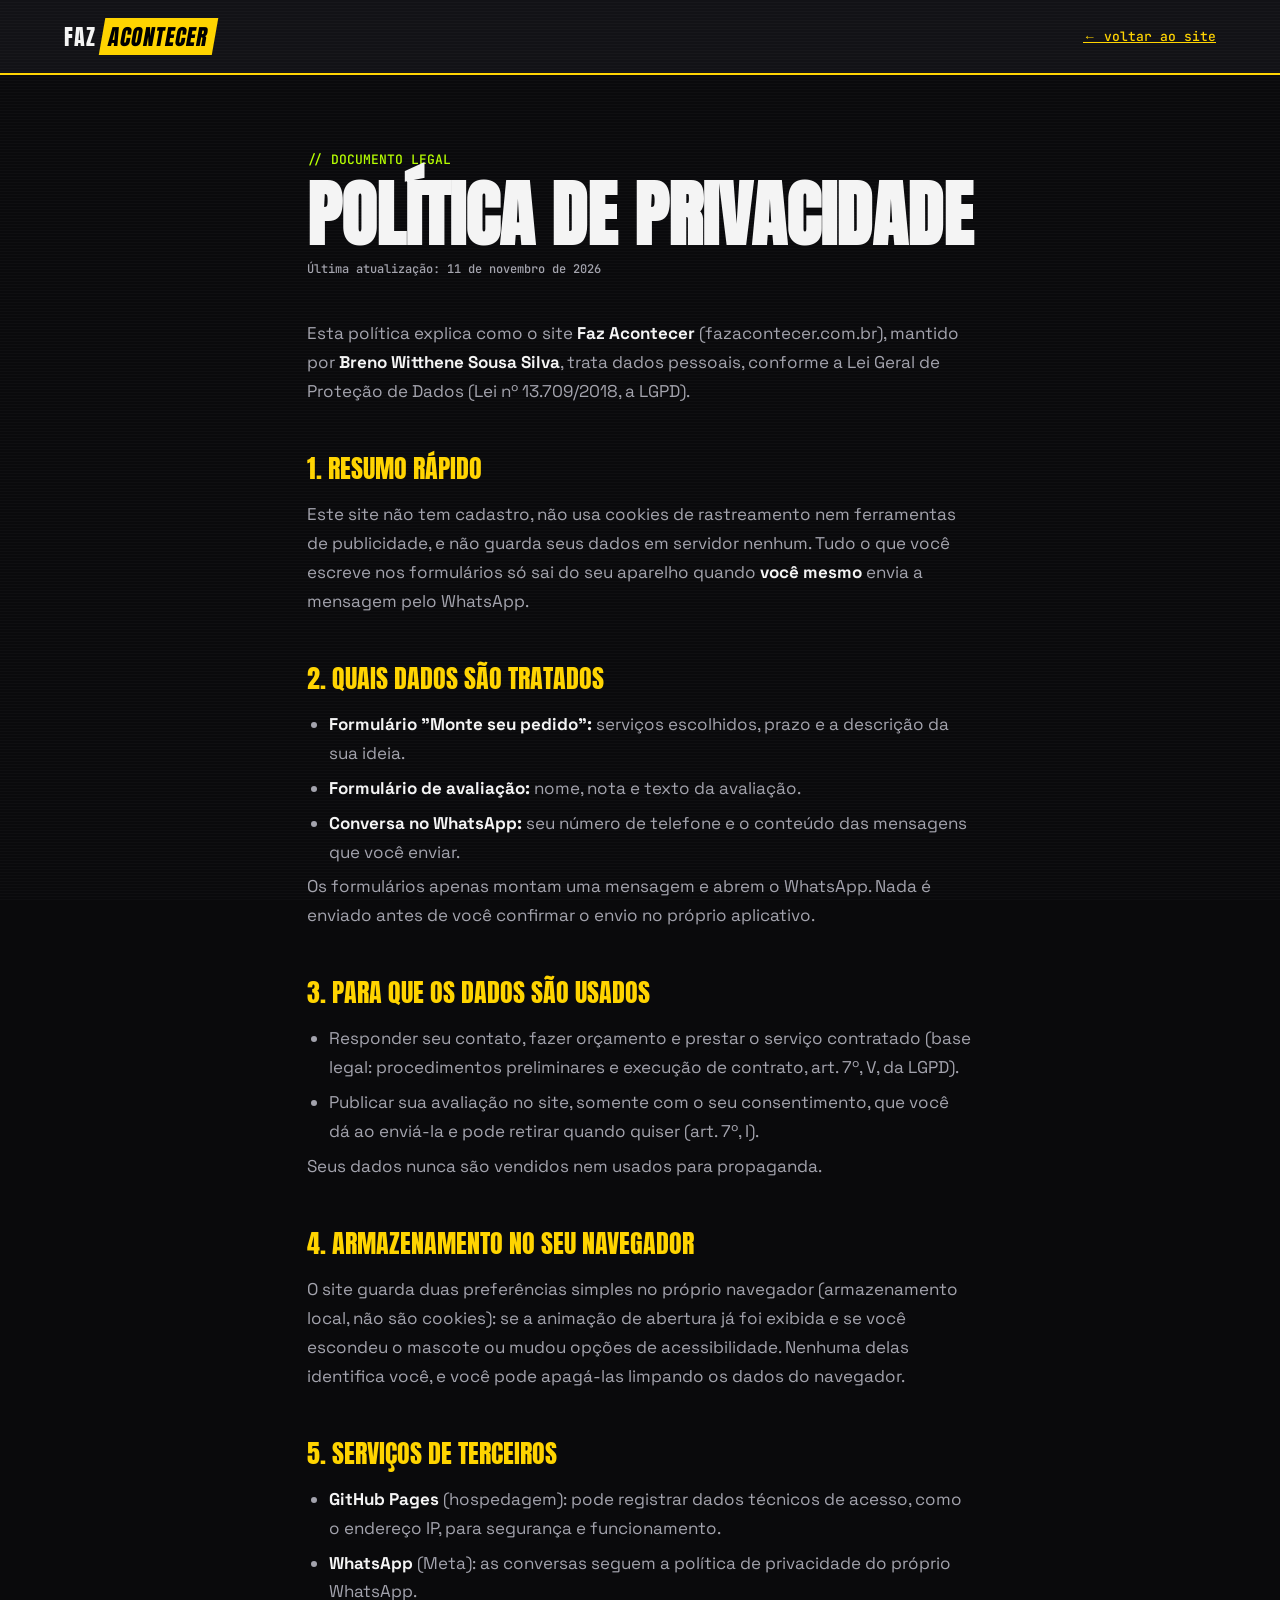
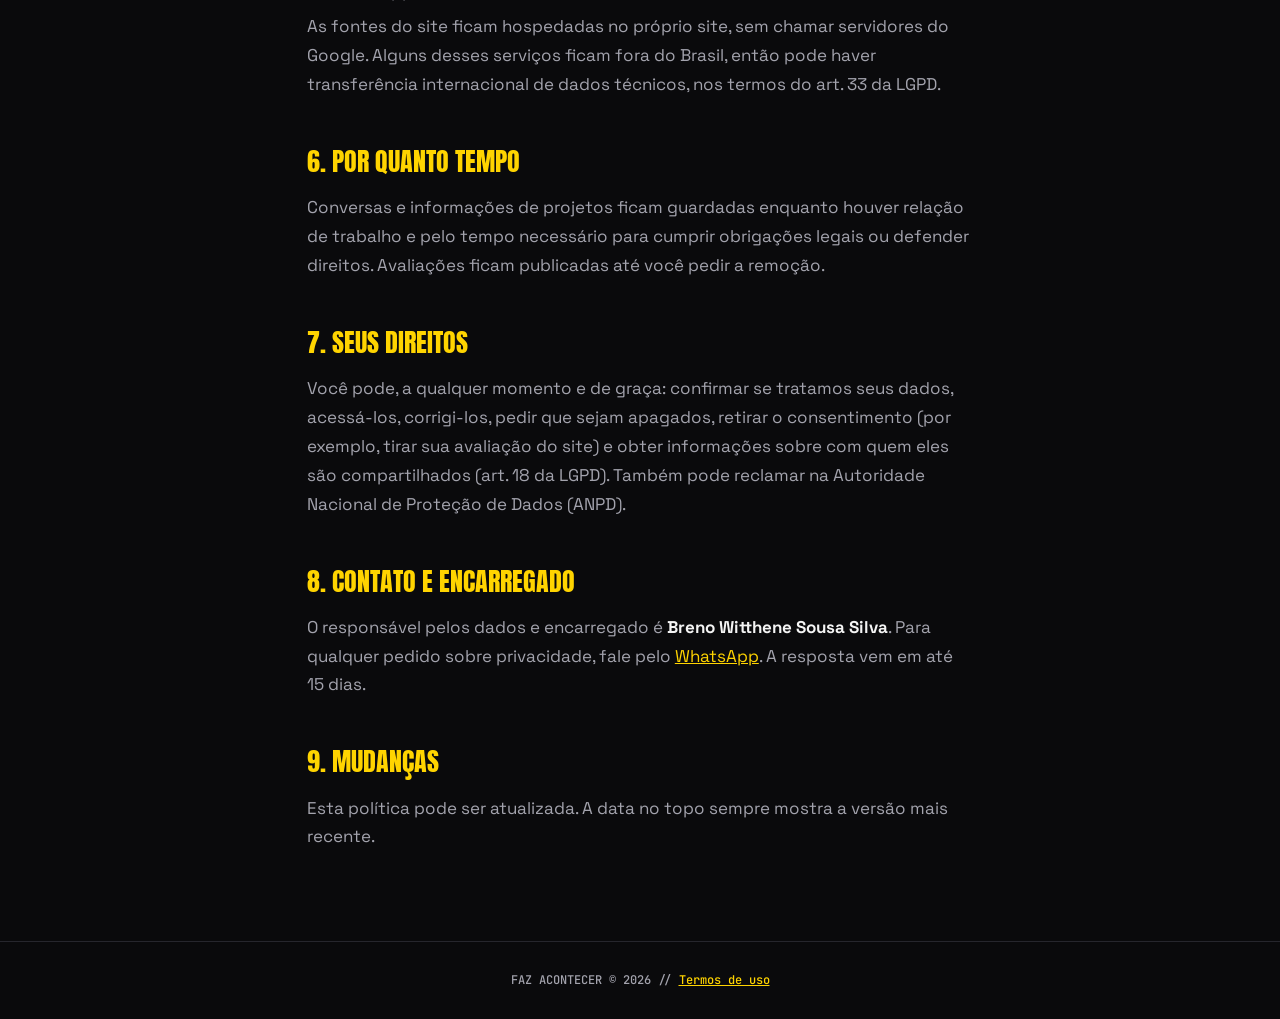
<file: privacidade.html>
<!DOCTYPE html>
<html lang="pt-BR">
<head>
<meta charset="UTF-8">
<meta name="viewport" content="width=device-width, initial-scale=1.0">
<title>Política de Privacidade // FAZ ACONTECER</title>
<meta name="description" content="Como o site Faz Acontecer trata seus dados pessoais, de acordo com a LGPD.">
<link rel="stylesheet" href="fonts.css">
<link rel="stylesheet" href="legal.css">
</head>
<body>
<a class="pular" href="#conteudo">Pular para o conteúdo</a>
<header>
  <a class="logo" href="index.html">FAZ <span>ACONTECER</span></a>
  <a class="volta" href="index.html">&larr; voltar ao site</a>
</header>
<main id="conteudo">
  <small class="tag">// DOCUMENTO LEGAL</small>
  <h1>Política de Privacidade</h1>
  <p class="atual">Última atualização: 11 de novembro de 2026</p>

  <p>Esta política explica como o site <b>Faz Acontecer</b> (fazacontecer.com.br), mantido por <b>Breno Witthene Sousa Silva</b>, trata dados pessoais, conforme a Lei Geral de Proteção de Dados (Lei nº 13.709/2018, a LGPD).</p>

  <h2>1. Resumo rápido</h2>
  <p>Este site não tem cadastro, não usa cookies de rastreamento nem ferramentas de publicidade, e não guarda seus dados em servidor nenhum. Tudo o que você escreve nos formulários só sai do seu aparelho quando <b>você mesmo</b> envia a mensagem pelo WhatsApp.</p>

  <h2>2. Quais dados são tratados</h2>
  <ul>
    <li><b>Formulário "Monte seu pedido":</b> serviços escolhidos, prazo e a descrição da sua ideia.</li>
    <li><b>Formulário de avaliação:</b> nome, nota e texto da avaliação.</li>
    <li><b>Conversa no WhatsApp:</b> seu número de telefone e o conteúdo das mensagens que você enviar.</li>
  </ul>
  <p>Os formulários apenas montam uma mensagem e abrem o WhatsApp. Nada é enviado antes de você confirmar o envio no próprio aplicativo.</p>

  <h2>3. Para que os dados são usados</h2>
  <ul>
    <li>Responder seu contato, fazer orçamento e prestar o serviço contratado (base legal: procedimentos preliminares e execução de contrato, art. 7º, V, da LGPD).</li>
    <li>Publicar sua avaliação no site, somente com o seu consentimento, que você dá ao enviá-la e pode retirar quando quiser (art. 7º, I).</li>
  </ul>
  <p>Seus dados nunca são vendidos nem usados para propaganda.</p>

  <h2>4. Armazenamento no seu navegador</h2>
  <p>O site guarda duas preferências simples no próprio navegador (armazenamento local, não são cookies): se a animação de abertura já foi exibida e se você escondeu o mascote ou mudou opções de acessibilidade. Nenhuma delas identifica você, e você pode apagá-las limpando os dados do navegador.</p>

  <h2>5. Serviços de terceiros</h2>
  <ul>
    <li><b>GitHub Pages</b> (hospedagem): pode registrar dados técnicos de acesso, como o endereço IP, para segurança e funcionamento.</li>
    <li><b>WhatsApp</b> (Meta): as conversas seguem a política de privacidade do próprio WhatsApp.</li>
  </ul>
  <p>As fontes do site ficam hospedadas no próprio site, sem chamar servidores do Google. Alguns desses serviços ficam fora do Brasil, então pode haver transferência internacional de dados técnicos, nos termos do art. 33 da LGPD.</p>

  <h2>6. Por quanto tempo</h2>
  <p>Conversas e informações de projetos ficam guardadas enquanto houver relação de trabalho e pelo tempo necessário para cumprir obrigações legais ou defender direitos. Avaliações ficam publicadas até você pedir a remoção.</p>

  <h2>7. Seus direitos</h2>
  <p>Você pode, a qualquer momento e de graça: confirmar se tratamos seus dados, acessá-los, corrigi-los, pedir que sejam apagados, retirar o consentimento (por exemplo, tirar sua avaliação do site) e obter informações sobre com quem eles são compartilhados (art. 18 da LGPD). Também pode reclamar na Autoridade Nacional de Proteção de Dados (ANPD).</p>

  <h2>8. Contato e encarregado</h2>
  <p>O responsável pelos dados e encarregado é <b>Breno Witthene Sousa Silva</b>. Para qualquer pedido sobre privacidade, fale pelo <a href="https://wa.me/5594992129894?text=Oi!%20Tenho%20um%20pedido%20sobre%20meus%20dados%20(LGPD)" target="_blank" rel="noopener">WhatsApp</a>. A resposta vem em até 15 dias.</p>

  <h2>9. Mudanças</h2>
  <p>Esta política pode ser atualizada. A data no topo sempre mostra a versão mais recente.</p>
</main>
<footer>FAZ ACONTECER © 2026 // <a href="termos.html">Termos de uso</a></footer>
</body>
</html>
</file>
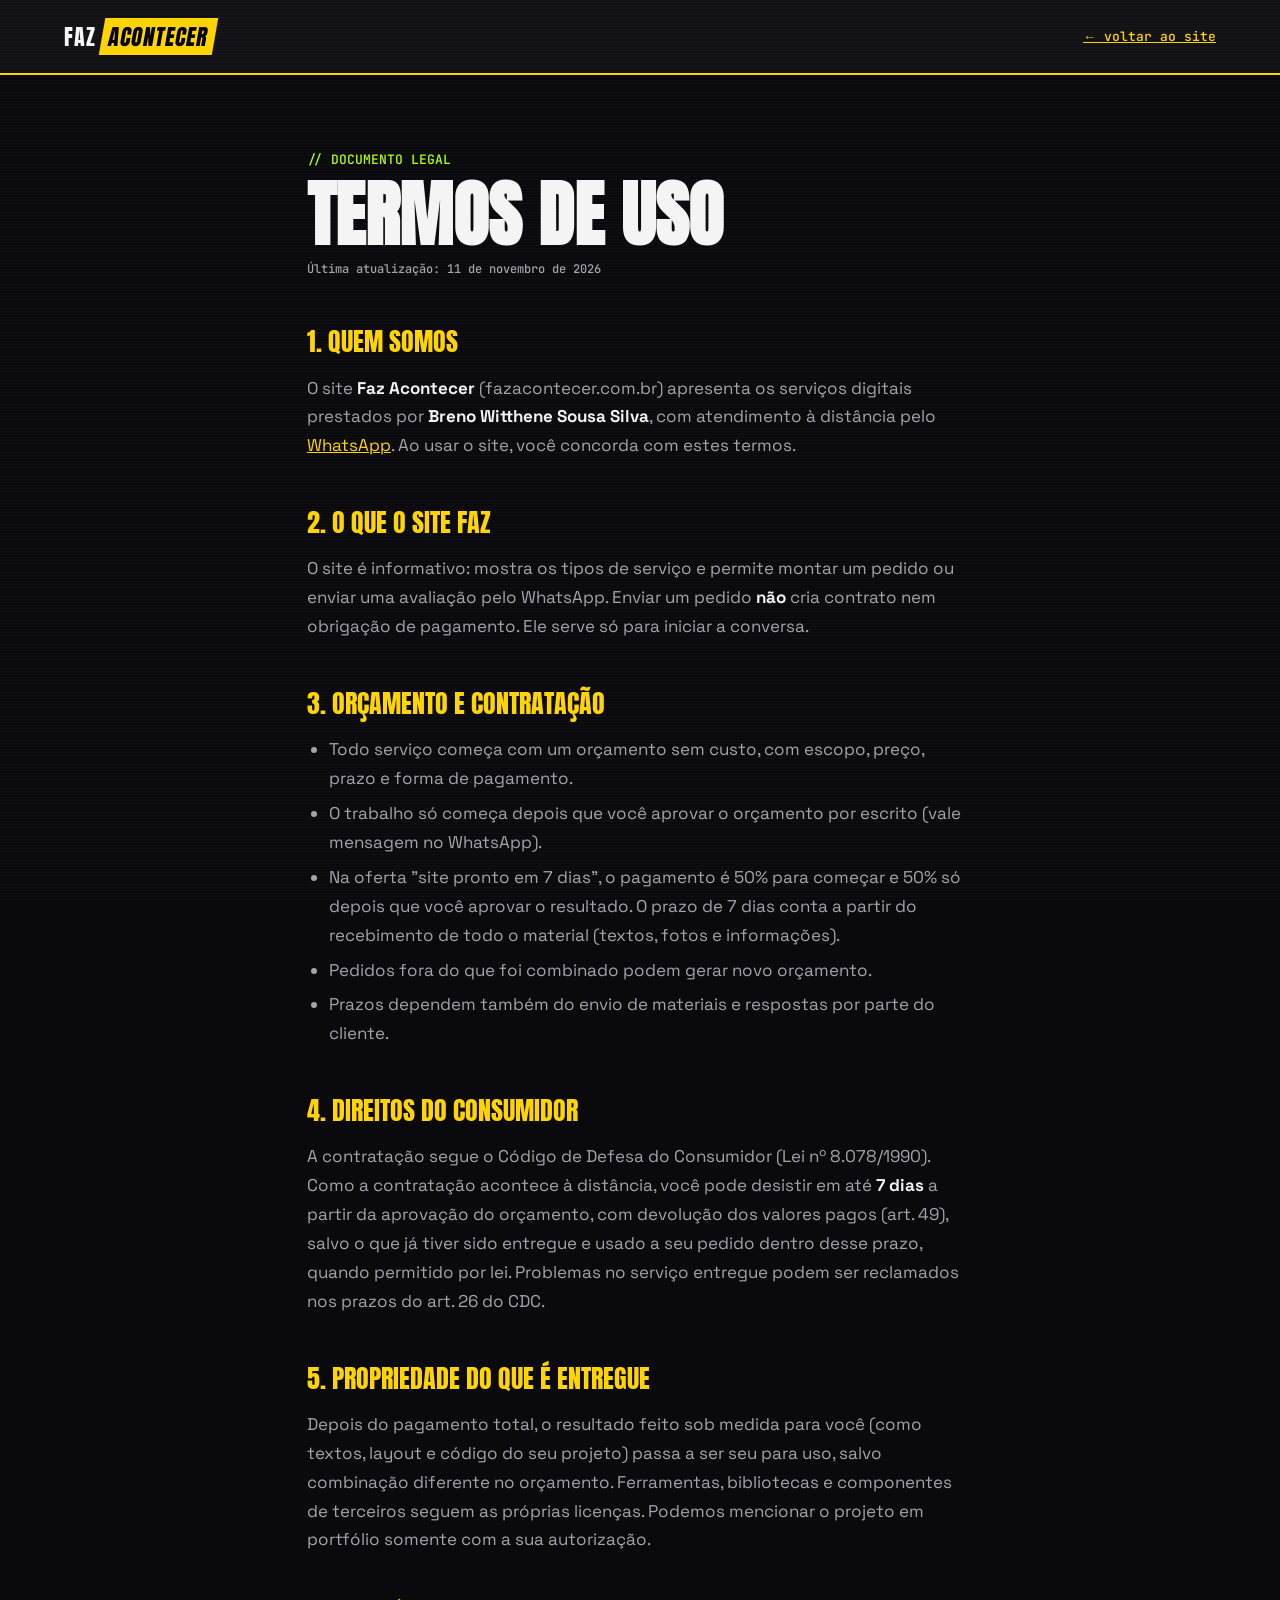
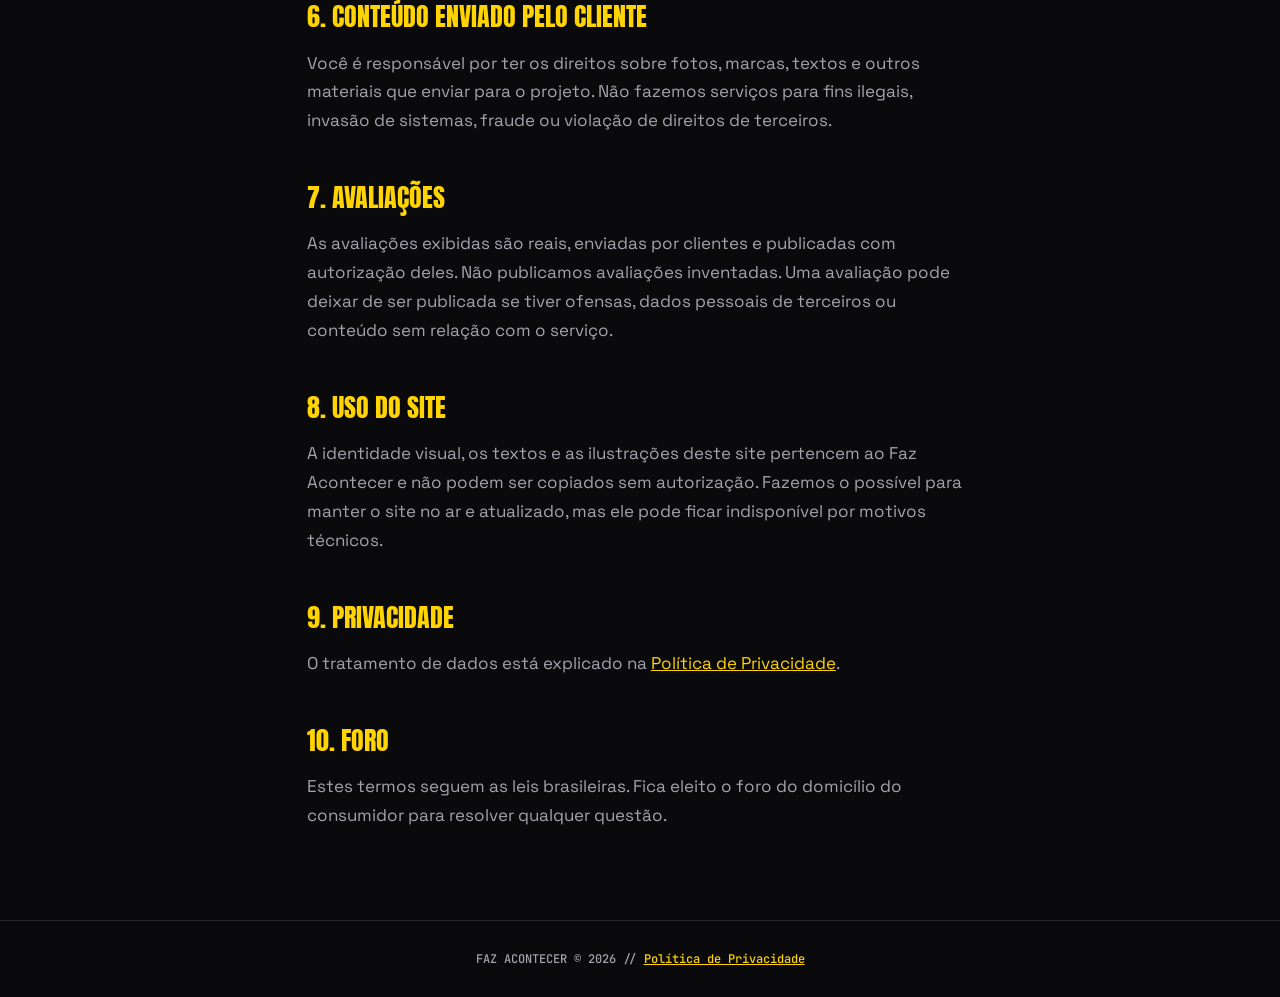
<file: termos.html>
<!DOCTYPE html>
<html lang="pt-BR">
<head>
<meta charset="UTF-8">
<meta name="viewport" content="width=device-width, initial-scale=1.0">
<title>Termos de Uso // FAZ ACONTECER</title>
<meta name="description" content="Termos de uso do site Faz Acontecer e condições gerais dos serviços.">
<link rel="stylesheet" href="fonts.css">
<link rel="stylesheet" href="legal.css">
</head>
<body>
<a class="pular" href="#conteudo">Pular para o conteúdo</a>
<header>
  <a class="logo" href="index.html">FAZ <span>ACONTECER</span></a>
  <a class="volta" href="index.html">&larr; voltar ao site</a>
</header>
<main id="conteudo">
  <small class="tag">// DOCUMENTO LEGAL</small>
  <h1>Termos de Uso</h1>
  <p class="atual">Última atualização: 11 de novembro de 2026</p>

  <h2>1. Quem somos</h2>
  <p>O site <b>Faz Acontecer</b> (fazacontecer.com.br) apresenta os serviços digitais prestados por <b>Breno Witthene Sousa Silva</b>, com atendimento à distância pelo <a href="https://wa.me/5594992129894" target="_blank" rel="noopener">WhatsApp</a>. Ao usar o site, você concorda com estes termos.</p>

  <h2>2. O que o site faz</h2>
  <p>O site é informativo: mostra os tipos de serviço e permite montar um pedido ou enviar uma avaliação pelo WhatsApp. Enviar um pedido <b>não</b> cria contrato nem obrigação de pagamento. Ele serve só para iniciar a conversa.</p>

  <h2>3. Orçamento e contratação</h2>
  <ul>
    <li>Todo serviço começa com um orçamento sem custo, com escopo, preço, prazo e forma de pagamento.</li>
    <li>O trabalho só começa depois que você aprovar o orçamento por escrito (vale mensagem no WhatsApp).</li>
    <li>Na oferta "site pronto em 7 dias", o pagamento é 50% para começar e 50% só depois que você aprovar o resultado. O prazo de 7 dias conta a partir do recebimento de todo o material (textos, fotos e informações).</li>
    <li>Pedidos fora do que foi combinado podem gerar novo orçamento.</li>
    <li>Prazos dependem também do envio de materiais e respostas por parte do cliente.</li>
  </ul>

  <h2>4. Direitos do consumidor</h2>
  <p>A contratação segue o Código de Defesa do Consumidor (Lei nº 8.078/1990). Como a contratação acontece à distância, você pode desistir em até <b>7 dias</b> a partir da aprovação do orçamento, com devolução dos valores pagos (art. 49), salvo o que já tiver sido entregue e usado a seu pedido dentro desse prazo, quando permitido por lei. Problemas no serviço entregue podem ser reclamados nos prazos do art. 26 do CDC.</p>

  <h2>5. Propriedade do que é entregue</h2>
  <p>Depois do pagamento total, o resultado feito sob medida para você (como textos, layout e código do seu projeto) passa a ser seu para uso, salvo combinação diferente no orçamento. Ferramentas, bibliotecas e componentes de terceiros seguem as próprias licenças. Podemos mencionar o projeto em portfólio somente com a sua autorização.</p>

  <h2>6. Conteúdo enviado pelo cliente</h2>
  <p>Você é responsável por ter os direitos sobre fotos, marcas, textos e outros materiais que enviar para o projeto. Não fazemos serviços para fins ilegais, invasão de sistemas, fraude ou violação de direitos de terceiros.</p>

  <h2>7. Avaliações</h2>
  <p>As avaliações exibidas são reais, enviadas por clientes e publicadas com autorização deles. Não publicamos avaliações inventadas. Uma avaliação pode deixar de ser publicada se tiver ofensas, dados pessoais de terceiros ou conteúdo sem relação com o serviço.</p>

  <h2>8. Uso do site</h2>
  <p>A identidade visual, os textos e as ilustrações deste site pertencem ao Faz Acontecer e não podem ser copiados sem autorização. Fazemos o possível para manter o site no ar e atualizado, mas ele pode ficar indisponível por motivos técnicos.</p>

  <h2>9. Privacidade</h2>
  <p>O tratamento de dados está explicado na <a href="privacidade.html">Política de Privacidade</a>.</p>

  <h2>10. Foro</h2>
  <p>Estes termos seguem as leis brasileiras. Fica eleito o foro do domicílio do consumidor para resolver qualquer questão.</p>
</main>
<footer>FAZ ACONTECER © 2026 // <a href="privacidade.html">Política de Privacidade</a></footer>
</body>
</html>
</file>
<file: fonts.css>
/* latin-ext */
@font-face {
  font-family: 'Anton';
  font-style: normal;
  font-weight: 400;
  font-display: swap;
  src: url(fonts/Anton-400-latin-ext.woff2) format('woff2');
  unicode-range: U+0100-02BA, U+02BD-02C5, U+02C7-02CC, U+02CE-02D7, U+02DD-02FF, U+0304, U+0308, U+0329, U+1D00-1DBF, U+1E00-1E9F, U+1EF2-1EFF, U+2020, U+20A0-20AB, U+20AD-20C4, U+2113, U+2C60-2C7F, U+A720-A7FF;
}
/* latin */
@font-face {
  font-family: 'Anton';
  font-style: normal;
  font-weight: 400;
  font-display: swap;
  src: url(fonts/Anton-400-latin.woff2) format('woff2');
  unicode-range: U+0000-00FF, U+0131, U+0152-0153, U+02BB-02BC, U+02C6, U+02DA, U+02DC, U+0304, U+0308, U+0329, U+2000-206F, U+20AC, U+2122, U+2191, U+2193, U+2212, U+2215, U+FEFF, U+FFFD;
}
/* latin-ext */
@font-face {
  font-family: 'JetBrains Mono';
  font-style: normal;
  font-weight: 500;
  font-display: swap;
  src: url(fonts/JetBrainsMono-500-latin-ext.woff2) format('woff2');
  unicode-range: U+0100-02BA, U+02BD-02C5, U+02C7-02CC, U+02CE-02D7, U+02DD-02FF, U+0304, U+0308, U+0329, U+1D00-1DBF, U+1E00-1E9F, U+1EF2-1EFF, U+2020, U+20A0-20AB, U+20AD-20C4, U+2113, U+2C60-2C7F, U+A720-A7FF;
}
/* latin */
@font-face {
  font-family: 'JetBrains Mono';
  font-style: normal;
  font-weight: 500;
  font-display: swap;
  src: url(fonts/JetBrainsMono-500-latin.woff2) format('woff2');
  unicode-range: U+0000-00FF, U+0131, U+0152-0153, U+02BB-02BC, U+02C6, U+02DA, U+02DC, U+0304, U+0308, U+0329, U+2000-206F, U+20AC, U+2122, U+2191, U+2193, U+2212, U+2215, U+FEFF, U+FFFD;
}
/* latin-ext */
@font-face {
  font-family: 'JetBrains Mono';
  font-style: normal;
  font-weight: 700;
  font-display: swap;
  src: url(fonts/JetBrainsMono-700-latin-ext.woff2) format('woff2');
  unicode-range: U+0100-02BA, U+02BD-02C5, U+02C7-02CC, U+02CE-02D7, U+02DD-02FF, U+0304, U+0308, U+0329, U+1D00-1DBF, U+1E00-1E9F, U+1EF2-1EFF, U+2020, U+20A0-20AB, U+20AD-20C4, U+2113, U+2C60-2C7F, U+A720-A7FF;
}
/* latin */
@font-face {
  font-family: 'JetBrains Mono';
  font-style: normal;
  font-weight: 700;
  font-display: swap;
  src: url(fonts/JetBrainsMono-700-latin.woff2) format('woff2');
  unicode-range: U+0000-00FF, U+0131, U+0152-0153, U+02BB-02BC, U+02C6, U+02DA, U+02DC, U+0304, U+0308, U+0329, U+2000-206F, U+20AC, U+2122, U+2191, U+2193, U+2212, U+2215, U+FEFF, U+FFFD;
}
/* latin-ext */
@font-face {
  font-family: 'Space Grotesk';
  font-style: normal;
  font-weight: 400;
  font-display: swap;
  src: url(fonts/SpaceGrotesk-400-latin-ext.woff2) format('woff2');
  unicode-range: U+0100-02BA, U+02BD-02C5, U+02C7-02CC, U+02CE-02D7, U+02DD-02FF, U+0304, U+0308, U+0329, U+1D00-1DBF, U+1E00-1E9F, U+1EF2-1EFF, U+2020, U+20A0-20AB, U+20AD-20C4, U+2113, U+2C60-2C7F, U+A720-A7FF;
}
/* latin */
@font-face {
  font-family: 'Space Grotesk';
  font-style: normal;
  font-weight: 400;
  font-display: swap;
  src: url(fonts/SpaceGrotesk-400-latin.woff2) format('woff2');
  unicode-range: U+0000-00FF, U+0131, U+0152-0153, U+02BB-02BC, U+02C6, U+02DA, U+02DC, U+0304, U+0308, U+0329, U+2000-206F, U+20AC, U+2122, U+2191, U+2193, U+2212, U+2215, U+FEFF, U+FFFD;
}
/* latin-ext */
@font-face {
  font-family: 'Space Grotesk';
  font-style: normal;
  font-weight: 500;
  font-display: swap;
  src: url(fonts/SpaceGrotesk-500-latin-ext.woff2) format('woff2');
  unicode-range: U+0100-02BA, U+02BD-02C5, U+02C7-02CC, U+02CE-02D7, U+02DD-02FF, U+0304, U+0308, U+0329, U+1D00-1DBF, U+1E00-1E9F, U+1EF2-1EFF, U+2020, U+20A0-20AB, U+20AD-20C4, U+2113, U+2C60-2C7F, U+A720-A7FF;
}
/* latin */
@font-face {
  font-family: 'Space Grotesk';
  font-style: normal;
  font-weight: 500;
  font-display: swap;
  src: url(fonts/SpaceGrotesk-500-latin.woff2) format('woff2');
  unicode-range: U+0000-00FF, U+0131, U+0152-0153, U+02BB-02BC, U+02C6, U+02DA, U+02DC, U+0304, U+0308, U+0329, U+2000-206F, U+20AC, U+2122, U+2191, U+2193, U+2212, U+2215, U+FEFF, U+FFFD;
}
/* latin-ext */
@font-face {
  font-family: 'Space Grotesk';
  font-style: normal;
  font-weight: 700;
  font-display: swap;
  src: url(fonts/SpaceGrotesk-700-latin-ext.woff2) format('woff2');
  unicode-range: U+0100-02BA, U+02BD-02C5, U+02C7-02CC, U+02CE-02D7, U+02DD-02FF, U+0304, U+0308, U+0329, U+1D00-1DBF, U+1E00-1E9F, U+1EF2-1EFF, U+2020, U+20A0-20AB, U+20AD-20C4, U+2113, U+2C60-2C7F, U+A720-A7FF;
}
/* latin */
@font-face {
  font-family: 'Space Grotesk';
  font-style: normal;
  font-weight: 700;
  font-display: swap;
  src: url(fonts/SpaceGrotesk-700-latin.woff2) format('woff2');
  unicode-range: U+0000-00FF, U+0131, U+0152-0153, U+02BB-02BC, U+02C6, U+02DA, U+02DC, U+0304, U+0308, U+0329, U+2000-206F, U+20AC, U+2122, U+2191, U+2193, U+2212, U+2215, U+FEFF, U+FFFD;
}
</file>
<file: legal.css>
:root{--bg:#0a0a0c;--panel:#121216;--line:#26262d;--y:#ffd400;--g:#b6ff00;--pink:#ff3d7f;--txt:#f4f4f4;--mut:#a3a3ad}
*{margin:0;padding:0;box-sizing:border-box}
body{background:var(--bg);color:var(--txt);font-family:'Space Grotesk',sans-serif;line-height:1.7}
body::before{content:"";position:fixed;inset:0;pointer-events:none;background:repeating-linear-gradient(0deg,rgba(255,255,255,.022) 0 1px,transparent 1px 3px)}
a{color:var(--y)}
:focus-visible{outline:2px dashed var(--g);outline-offset:4px}
.pular{position:absolute;left:12px;top:-60px;background:var(--y);color:#000;padding:10px 16px;font-weight:700;z-index:10}
.pular:focus{top:12px}
header{display:flex;justify-content:space-between;align-items:center;gap:16px;padding:18px 5vw;border-bottom:2px solid var(--y);background:var(--panel)}
.logo{font-family:'Anton';font-size:22px;color:var(--txt);text-decoration:none;letter-spacing:1px}
.logo span{background:var(--y);color:#000;padding:0 7px;display:inline-block;transform:skew(-10deg)}
header a.volta{font-family:'JetBrains Mono';font-size:13px}
main{max-width:820px;margin:0 auto;padding:70px 6vw 90px}
small.tag{font-family:'JetBrains Mono';font-size:13px;color:var(--g)}
h1{font-family:'Anton';font-size:clamp(40px,7vw,72px);text-transform:uppercase;line-height:.95;margin:8px 0 10px}
.atual{font-family:'JetBrains Mono';font-size:12px;color:var(--mut);margin-bottom:40px}
h2{font-family:'Anton';font-size:26px;text-transform:uppercase;margin:40px 0 10px;color:var(--y);font-weight:400}
p,li{color:var(--mut);font-size:17px}
p+p{margin-top:12px}
ul{padding-left:22px;margin-top:10px}
li{margin-bottom:6px}
b{color:var(--txt)}
footer{text-align:center;padding:28px;font-family:'JetBrains Mono';font-size:12px;color:var(--mut);border-top:1px solid var(--line)}
</file>
